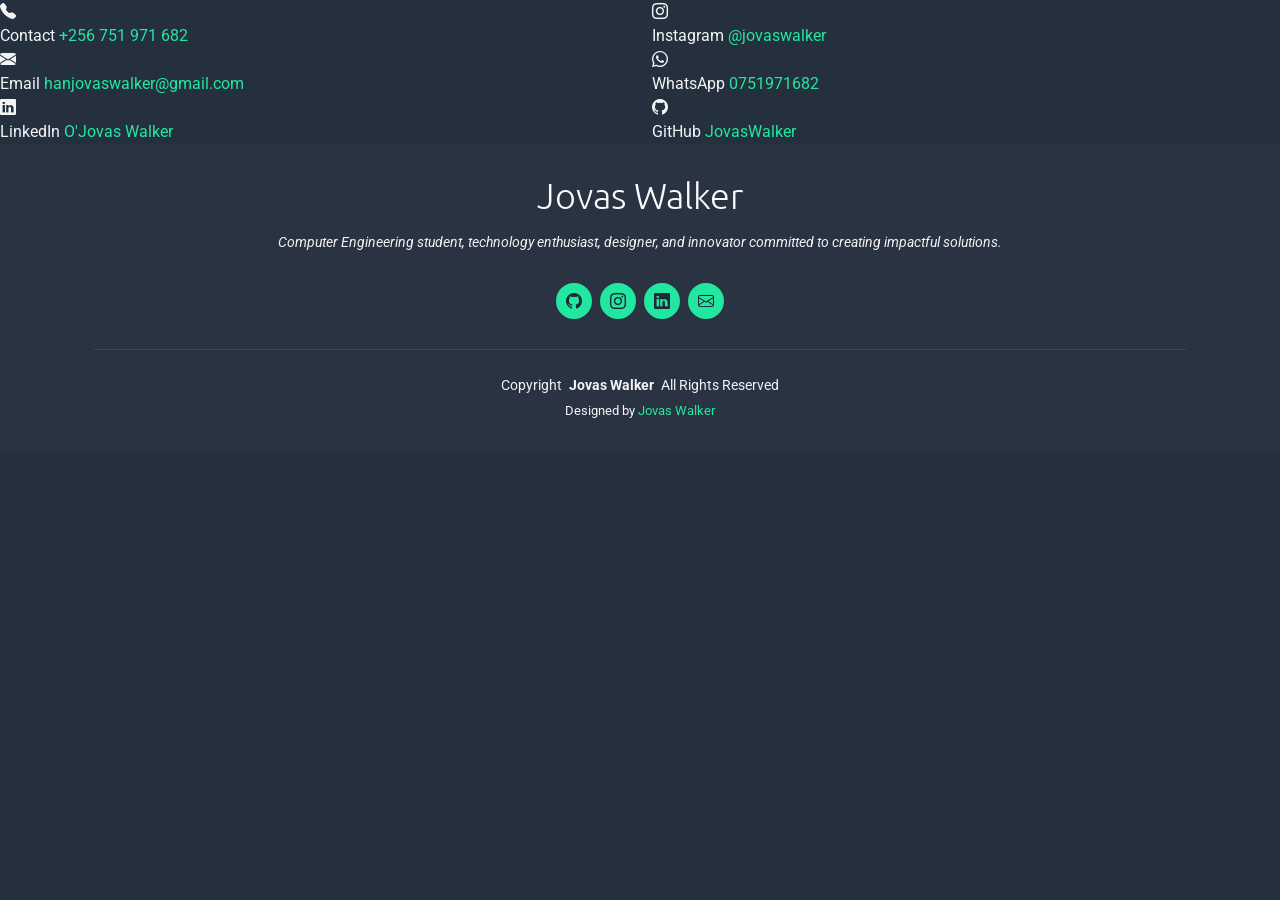
<file: contact.html>
﻿<!DOCTYPE html>
<html lang="en">

<head>
  <meta charset="utf-8">
  <meta content="width=device-width, initial-scale=1.0" name="viewport">
  <title>Jovas Walker | Portfolio</title>
  <meta name="description" content="Projects and activities by Jovas Walker.">
  <meta name="keywords" content="Jovas Walker, Computer Engineering, Web Development, UI UX Design, Graphics Design, Network Configuration, Electrical Installation, Uganda">

  <link href="assets/img/favicon.png" rel="icon">
  <link href="assets/img/apple-touch-icon.png" rel="apple-touch-icon">

  <link href="https://fonts.googleapis.com" rel="preconnect">
  <link href="https://fonts.gstatic.com" rel="preconnect" crossorigin>
  <link href="https://fonts.googleapis.com/css2?family=Roboto:ital,wght@0,100;0,300;0,400;0,500;0,700;0,900;1,100;1,300;1,400;1,500;1,700;1,900&family=Raleway:ital,wght@0,100;0,200;0,300;0,400;0,500;0,600;0,700;0,800;0,900;1,100;1,200;1,300;1,400;1,500;1,600;1,700;1,800;1,900&family=Ubuntu:ital,wght@0,300;0,400;0,500;0,700;1,300;1,400;1,500;1,700&display=swap" rel="stylesheet">

  <link href="assets/vendor/bootstrap/css/bootstrap.min.css" rel="stylesheet">
  <link href="assets/vendor/bootstrap-icons/bootstrap-icons.css" rel="stylesheet">
  <link href="assets/vendor/aos/aos.css" rel="stylesheet">
  <link href="assets/vendor/glightbox/css/glightbox.min.css" rel="stylesheet">
  <link href="assets/vendor/swiper/swiper-bundle.min.css" rel="stylesheet">
  <link href="assets/css/main.css" rel="stylesheet">
</head>

<body>
  <div class="contact-details">

  <div class="row">

    <!-- LEFT COLUMN -->
    <div class="col-md-6">

      <!-- Contact -->
      <div class="detail-item">
        <div class="detail-icon">
          <i class="bi bi-telephone-fill"></i>
        </div>

        <div class="detail-content">
          <span class="detail-label">Contact</span>
          <span class="detail-value">
            <a href="tel:+256751971682">
              +256 751 971 682
            </a>
          </span>
        </div>
      </div>

      <!-- Email -->
      <div class="detail-item">
        <div class="detail-icon">
          <i class="bi bi-envelope-fill"></i>
        

        <div class="detail-content">
          <span class="detail-label">Email</span>
          <span class="detail-value">
            <a href="mailto:hanjovaswalker@gmail.com">
              hanjovaswalker@gmail.com
            </a>
          </span>
        </div>
      </div>
      </div>

      <!-- LinkedIn -->
      <div class="detail-item">
        <div class="detail-icon">
          <i class="bi bi-linkedin"></i>
        </div>

        <div class="detail-content">
          <span class="detail-label">LinkedIn</span>
          <span class="detail-value">
            <a href="https://www.linkedin.com/" target="_blank">
              O'Jovas Walker
            </a>
          </span>
        </div>
      </div>

    </div>

    <!-- RIGHT COLUMN -->
    <div class="col-md-6">

      <!-- Instagram -->
      <div class="detail-item">
        <div class="detail-icon">
          <i class="bi bi-instagram"></i>
        </div>

        <div class="detail-content">
          <span class="detail-label">Instagram</span>
          <span class="detail-value">
            <a href="https://instagram.com/jovaswalker" target="_blank">
              @jovaswalker
            </a>
          </span>
        </div>
      </div>

      <!-- WhatsApp -->
      <div class="detail-item">
        <div class="detail-icon">
          <i class="bi bi-whatsapp"></i>
        </div>

        <div class="detail-content">
          <span class="detail-label">WhatsApp</span>
          <span class="detail-value">
            <a href="https://wa.me/256751971682" target="_blank">
              0751971682
            </a>
          </span>
        </div>
      </div>

      <!-- GitHub -->
      <div class="detail-item">
        <div class="detail-icon">
          <i class="bi bi-github"></i>
        </div>

        <div class="detail-content">
          <span class="detail-label">GitHub</span>
          <span class="detail-value">
            <a href="https://github.com/JovasWalker" target="_blank">
              JovasWalker
            </a>
          </span>
        </div>
      </div>

    </div>

  </div>

</div>
  <footer id="footer" class="footer light-background">
    <div class="container">
      <h3 class="sitename">Jovas Walker</h3>
      <p>Computer Engineering student, technology enthusiast, designer, and innovator committed to creating impactful solutions.</p>
      <div class="social-links d-flex justify-content-center">
        <a href="https://github.com/" aria-label="GitHub"><i class="bi bi-github"></i></a>
        <a href="https://www.instagram.com/" aria-label="Instagram"><i class="bi bi-instagram"></i></a>
        <a href="https://www.linkedin.com/" aria-label="LinkedIn"><i class="bi bi-linkedin"></i></a>
        <a href="mailto:hanjovaswalker@gmail.com" aria-label="Email"><i class="bi bi-envelope"></i></a>
      </div>
      <div class="container">
        <div class="copyright">
          <span>Copyright</span> <strong class="px-1 sitename">Jovas Walker</strong> <span>All Rights Reserved</span>
        </div>
        <div class="credits">
          Designed by <a href="https://github.com/JovasWalker/">Jovas Walker</a>
        </div>
      </div>
    </div>
  </footer>

</body>
</file>
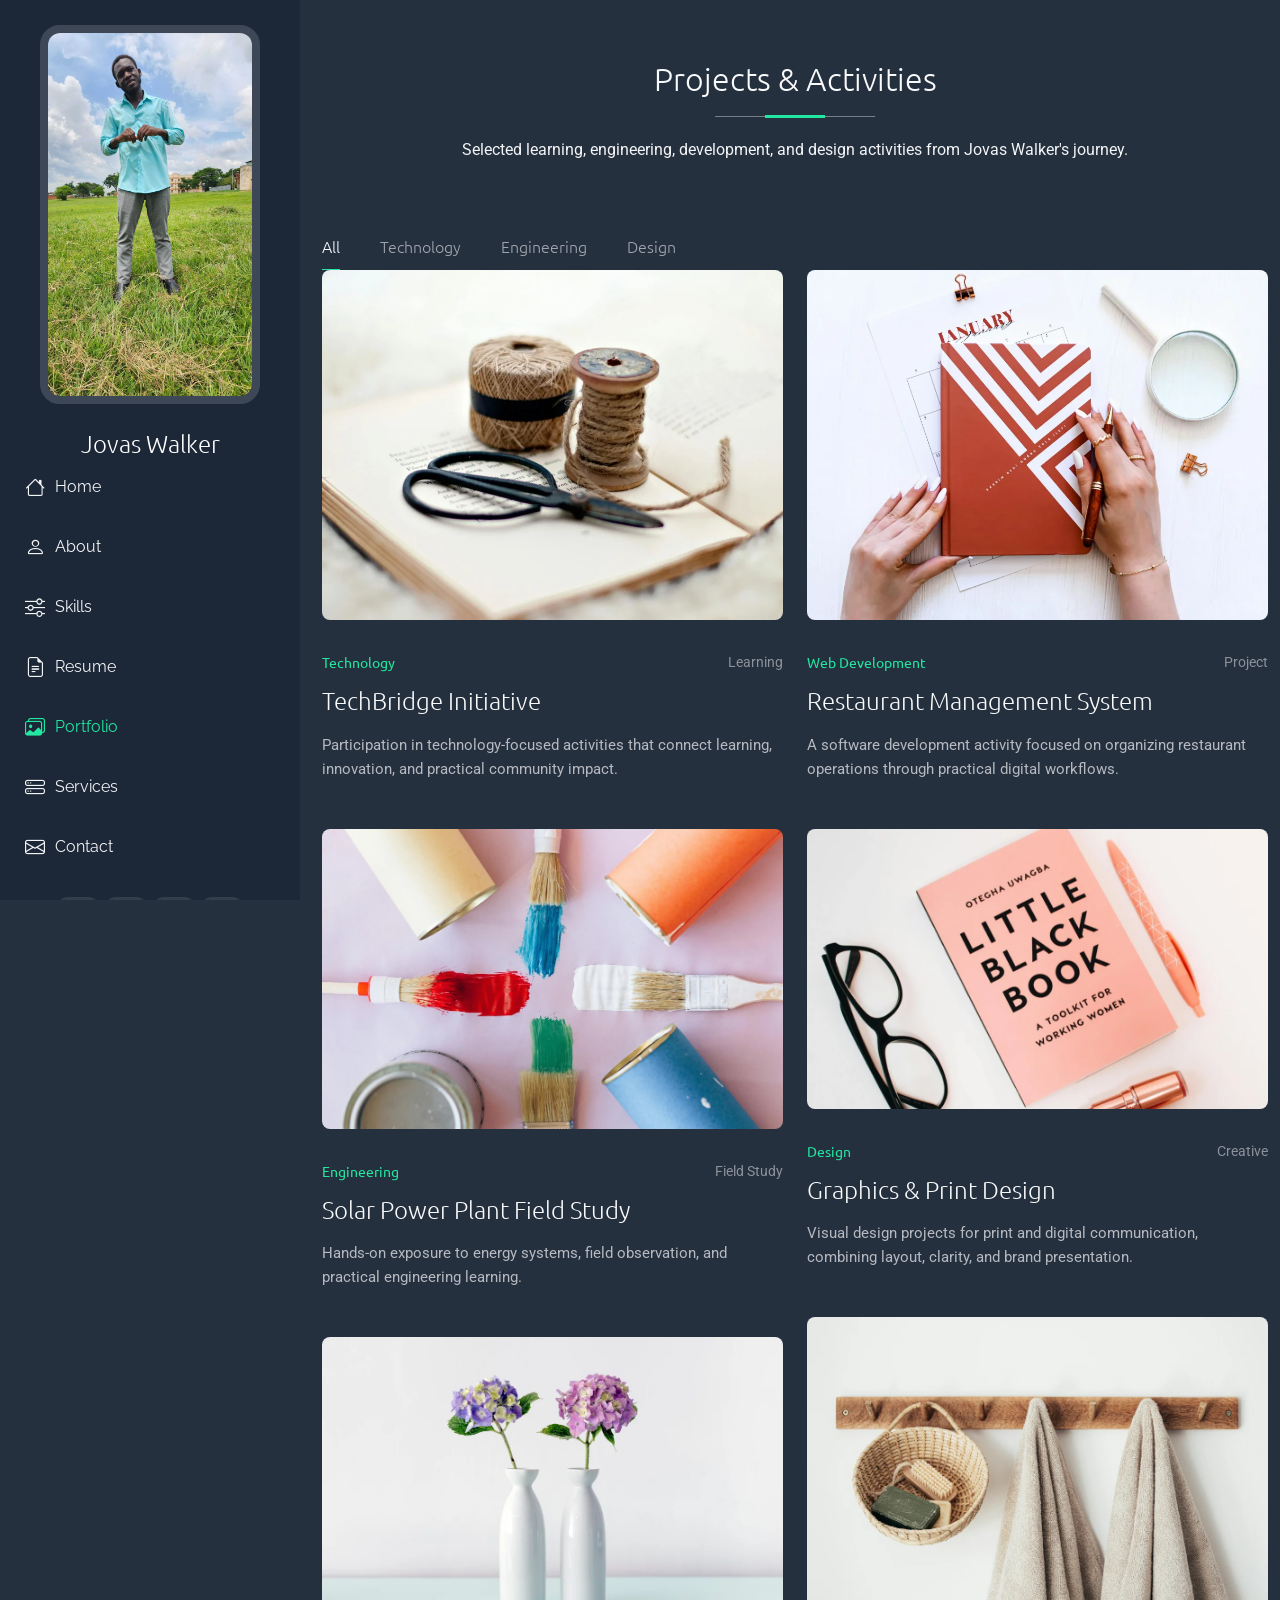
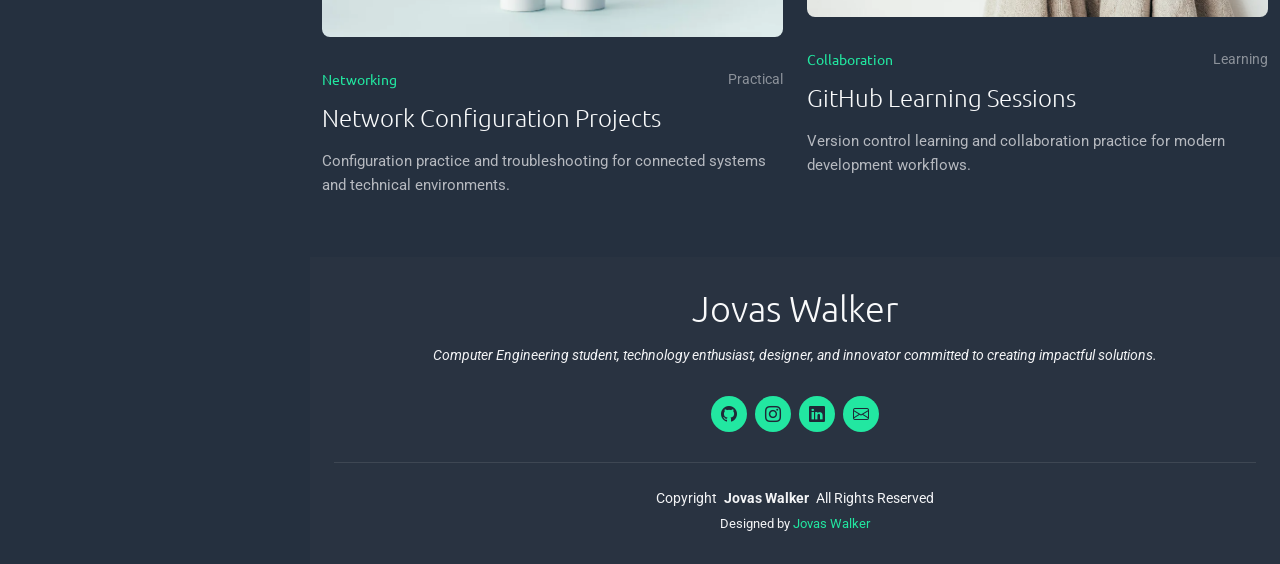
<file: portfolio.html>
﻿<!DOCTYPE html>
<html lang="en">

<head>
  <meta charset="utf-8">
  <meta content="width=device-width, initial-scale=.0" name="viewport">
  <title>Jovas Walker | Portfolio</title>
  <meta name="description" content="Projects and activities by Jovas Walker.">
  <meta name="keywords" content="Jovas Walker, Computer Engineering, Web Development, UI UX Design, Graphics Design, Network Configuration, Electrical Installation, Uganda">

  <link href="assets/img/favicon.png" rel="icon">
  <link href="assets/img/apple-touch-icon.png" rel="apple-touch-icon">

  <link href="https://fonts.googleapis.com" rel="preconnect">
  <link href="https://fonts.gstatic.com" rel="preconnect" crossorigin>
  <link href="https://fonts.googleapis.com/css2?family=Roboto:ital,wght@0,100;0,300;0,400;0,500;0,700;0,900;1,100;1,300;1,400;1,500;1,700;1,900&family=Raleway:ital,wght@0,100;0,200;0,300;0,400;0,500;0,600;0,700;0,800;0,900;1,100;1,200;1,300;1,400;1,500;1,600;1,700;1,800;1,900&family=Ubuntu:ital,wght@0,300;0,400;0,500;0,700;1,300;1,400;1,500;1,700&display=swap" rel="stylesheet">

  <link href="assets/vendor/bootstrap/css/bootstrap.min.css" rel="stylesheet">
  <link href="assets/vendor/bootstrap-icons/bootstrap-icons.css" rel="stylesheet">
  <link href="assets/vendor/aos/aos.css" rel="stylesheet">
  <link href="assets/vendor/glightbox/css/glightbox.min.css" rel="stylesheet">
  <link href="assets/vendor/swiper/swiper-bundle.min.css" rel="stylesheet">
  <link href="assets/css/main.css" rel="stylesheet">
</head>

<body class="index-page">


  <header id="header" class="header dark-background d-flex flex-column justify-content-between">
    <i class="header-toggle d-xl-none bi bi-list"></i>

    <div class="header-top">
      <div class="profile-img">
        <img src="assets/img/profile/profile-square-14.jpeg" alt="Jovas Walker profile" class="img-fluid">
      </div>

      <a href="starter-page.html" class="logo d-flex align-items-center justify-content-center">
        <h1 class="sitename">Jovas Walker</h1>
      </a>
    </div>

    <nav id="navmenu" class="navmenu">
      <ul>
        <li><a href="starter-page.html" ><i class="bi bi-house navicon"></i>Home</a></li>
        <li><a href="about.html"><i class="bi bi-person navicon"></i> About</a></li>
        <li><a href="resume.html"><i class="bi bi-sliders navicon"></i> Skills</a></li>
        <li><a href="resume.html"><i class="bi bi-file-earmark-text navicon"></i> Resume</a></li>
        <li><a href="portfolio.html" class="active"><i class="bi bi-images navicon"></i> Portfolio</a></li>
        <li><a href="services.html"><i class="bi bi-hdd-stack navicon"></i> Services</a></li>
        <li><a href="contact.html"><i class="bi bi-envelope navicon"></i> Contact</a></li>
      </ul>
    </nav>

    <div class="social-links text-center">
      <a href="https://github.com/" class="github" aria-label="GitHub"><i class="bi bi-github"></i></a>
      <a href="https://www.instagram.com/" class="instagram" aria-label="Instagram"><i class="bi bi-instagram"></i></a>
      <a href="https://www.linkedin.com/" class="linkedin" aria-label="LinkedIn"><i class="bi bi-linkedin"></i></a>
      <a href="mailto:hanjovaswalker@gmail.com" class="email" aria-label="Email"><i class="bi bi-envelope"></i></a>
    </div>
  </header>

  
<main class="main">
<section id="portfolio" class="portfolio section">
      <div class="container section-title" data-aos="fade-up">
        <h2>Projects &amp; Activities</h2>
        <p>Selected learning, engineering, development, and design activities from Jovas Walker's journey.</p>
      </div>

      <div class="container" data-aos="fade-up" data-aos-delay="100">
        <div class="isotope-layout" data-default-filter="*" data-layout="masonry" data-sort="original-order">
          <div class="portfolio-filters-wrapper" data-aos="fade-up" data-aos-delay="200">
            <ul class="portfolio-filters isotope-filters">
              <li data-filter="*" class="filter-active">All</li>
              <li data-filter=".filter-tech">Technology</li>
              <li data-filter=".filter-engineering">Engineering</li>
              <li data-filter=".filter-design">Design</li>
            </ul>
          </div>

          <div class="row gy-5 portfolio-container isotope-container" data-aos="fade-up" data-aos-delay="300">
            <div class="col-lg-6 portfolio-item isotope-item filter-tech">
              <div class="portfolio-card">
                <div class="portfolio-image">
                  <img src="assets/img/portfolio/portfolio-7.webp" class="img-fluid" alt="TechBridge initiative" loading="lazy">
                </div>
                <div class="portfolio-content">
                  <div class="portfolio-meta"><span class="portfolio-category">Technology</span><span class="portfolio-year">Learning</span></div>
                  <h3 class="portfolio-title">TechBridge Initiative</h3>
                  <p class="portfolio-description">Participation in technology-focused activities that connect learning, innovation, and practical community impact.</p>
                </div>
              </div>
            </div>

            <div class="col-lg-6 portfolio-item isotope-item filter-tech">
              <div class="portfolio-card">
                <div class="portfolio-image">
                  <img src="assets/img/portfolio/portfolio-12.webp" class="img-fluid" alt="Restaurant management system" loading="lazy">
                </div>
                <div class="portfolio-content">
                  <div class="portfolio-meta"><span class="portfolio-category">Web Development</span><span class="portfolio-year">Project</span></div>
                  <h3 class="portfolio-title">Restaurant Management System</h3>
                  <p class="portfolio-description">A software development activity focused on organizing restaurant operations through practical digital workflows.</p>
                </div>
              </div>
            </div>

            <div class="col-lg-6 portfolio-item isotope-item filter-engineering">
              <div class="portfolio-card">
                <div class="portfolio-image">
                  <img src="assets/img/portfolio/portfolio-3.webp" class="img-fluid" alt="Solar power plant field study" loading="lazy">
                </div>
                <div class="portfolio-content">
                  <div class="portfolio-meta"><span class="portfolio-category">Engineering</span><span class="portfolio-year">Field Study</span></div>
                  <h3 class="portfolio-title">Solar Power Plant Field Study</h3>
                  <p class="portfolio-description">Hands-on exposure to energy systems, field observation, and practical engineering learning.</p>
                </div>
              </div>
            </div>

            <div class="col-lg-6 portfolio-item isotope-item filter-design">
              <div class="portfolio-card">
                <div class="portfolio-image">
                  <img src="assets/img/portfolio/portfolio-9.webp" class="img-fluid" alt="Graphics and print design projects" loading="lazy">
                </div>
                <div class="portfolio-content">
                  <div class="portfolio-meta"><span class="portfolio-category">Design</span><span class="portfolio-year">Creative</span></div>
                  <h3 class="portfolio-title">Graphics &amp; Print Design</h3>
                  <p class="portfolio-description">Visual design projects for print and digital communication, combining layout, clarity, and brand presentation.</p>
                </div>
              </div>
            </div>

            <div class="col-lg-6 portfolio-item isotope-item filter-tech">
              <div class="portfolio-card">
                <div class="portfolio-image">
                  <img src="assets/img/portfolio/portfolio-11.webp" class="img-fluid" alt="GitHub learning sessions" loading="lazy">
                </div>
                <div class="portfolio-content">
                  <div class="portfolio-meta"><span class="portfolio-category">Collaboration</span><span class="portfolio-year">Learning</span></div>
                  <h3 class="portfolio-title">GitHub Learning Sessions</h3>
                  <p class="portfolio-description">Version control learning and collaboration practice for modern development workflows.</p>
                </div>
              </div>
            </div>

            <div class="col-lg-6 portfolio-item isotope-item filter-engineering">
              <div class="portfolio-card">
                <div class="portfolio-image">
                  <img src="assets/img/portfolio/portfolio-10.webp" class="img-fluid" alt="Network configuration projects" loading="lazy">
                </div>
                <div class="portfolio-content">
                  <div class="portfolio-meta"><span class="portfolio-category">Networking</span><span class="portfolio-year">Practical</span></div>
                  <h3 class="portfolio-title">Network Configuration Projects</h3>
                  <p class="portfolio-description">Configuration practice and troubleshooting for connected systems and technical environments.</p>
                </div>
              </div>
            </div>
          </div>
        </div>
      </div>
    </section>
</main>


  <footer id="footer" class="footer light-background">
    <div class="container">
      <h3 class="sitename">Jovas Walker</h3>
      <p>Computer Engineering student, technology enthusiast, designer, and innovator committed to creating impactful solutions.</p>
      <div class="social-links d-flex justify-content-center">
        <a href="https://github.com/" aria-label="GitHub"><i class="bi bi-github"></i></a>
        <a href="https://www.instagram.com/" aria-label="Instagram"><i class="bi bi-instagram"></i></a>
        <a href="https://www.linkedin.com/" aria-label="LinkedIn"><i class="bi bi-linkedin"></i></a>
        <a href="mailto:hanjovaswalker@gmail.com" aria-label="Email"><i class="bi bi-envelope"></i></a>
      </div>
      <div class="container">
        <div class="copyright">
          <span>Copyright</span> <strong class="px-1 sitename">Jovas Walker</strong> <span>All Rights Reserved</span>
        </div>
        <div class="credits">
          Designed by <a href="https://github.com/JovasWalker/">Jovas Walker</a>
        </div>
      </div>
    </div>
  </footer>

  <a href="#" id="scroll-top" class="scroll-top d-flex align-items-center justify-content-center"><i class="bi bi-arrow-up-short"></i></a>
  <div id="preloader"></div>

  <script src="assets/vendor/bootstrap/js/bootstrap.bundle.min.js"></script>
  <script src="assets/vendor/aos/aos.js"></script>
  <script src="assets/vendor/purecounter/purecounter_vanilla.js"></script>
  <script src="assets/vendor/typed.js/typed.umd.js"></script>
  <script src="assets/vendor/waypoints/noframework.waypoints.js"></script>
  <script src="assets/vendor/imagesloaded/imagesloaded.pkgd.min.js"></script>
  <script src="assets/vendor/isotope-layout/isotope.pkgd.min.js"></script>
  <script src="assets/vendor/glightbox/js/glightbox.min.js"></script>
  <script src="assets/vendor/swiper/swiper-bundle.min.js"></script>
  <script src="assets/js/main.js"></script>


</body>

</html>
</file>
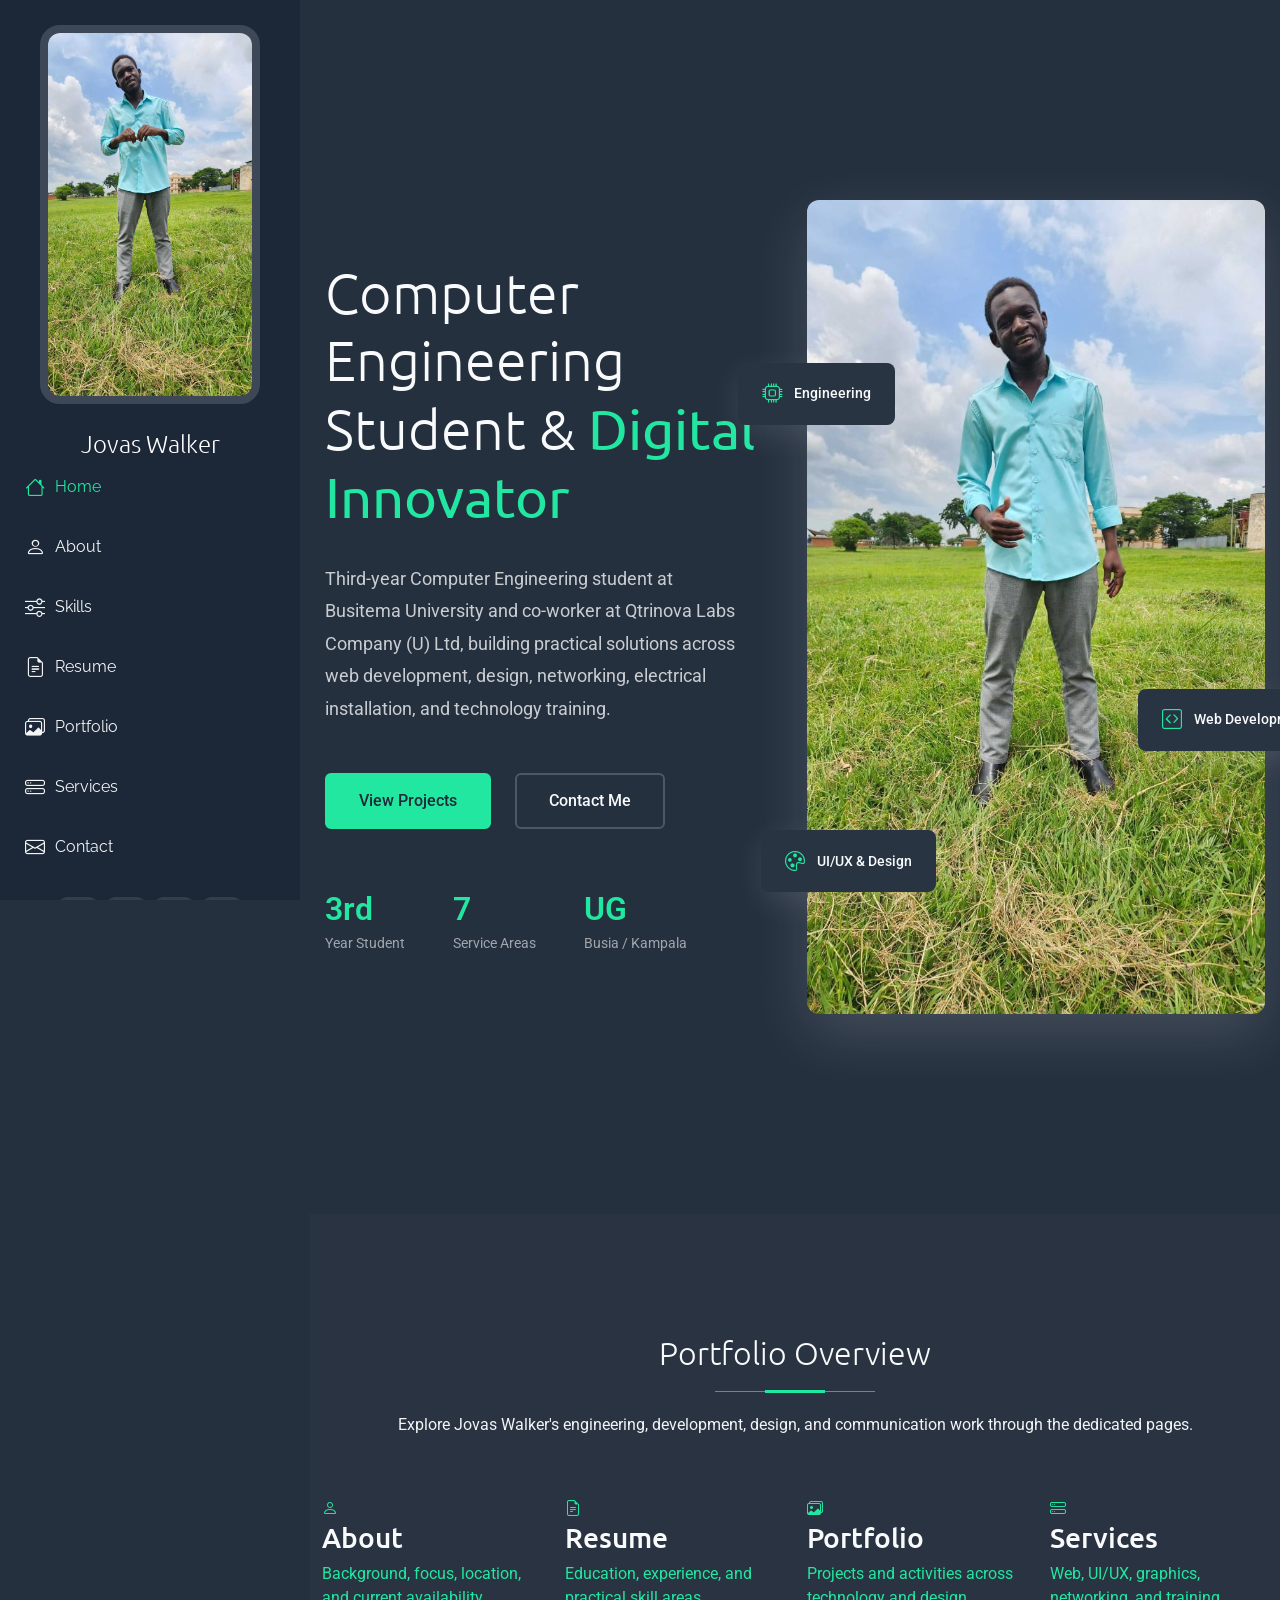
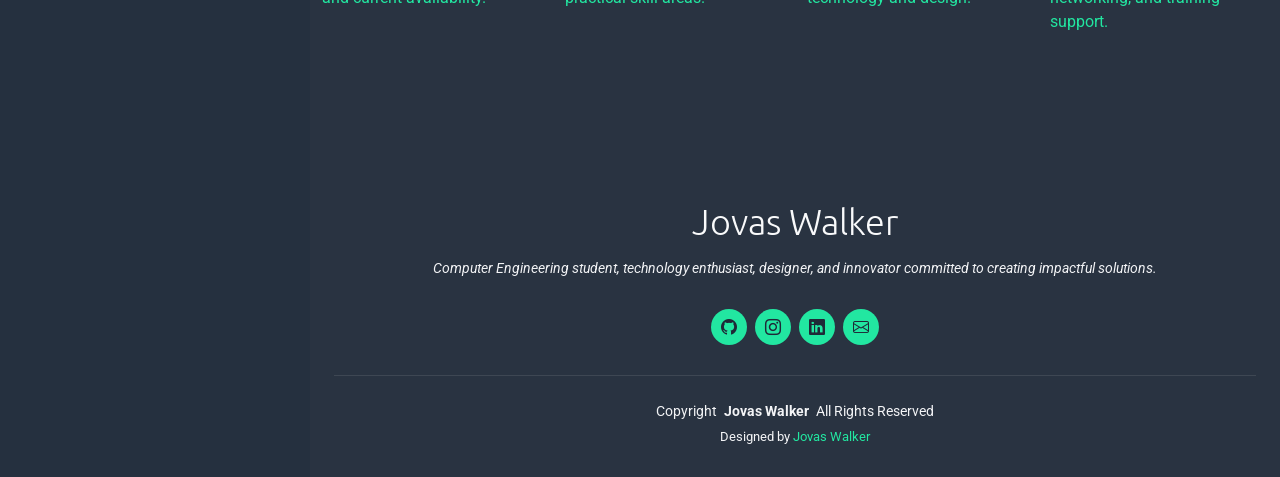
<file: starter-page.html>
﻿<!DOCTYPE html>
<html lang="en">

<head>
  <meta charset="utf-8">
  <meta content="width=device-width, initial-scale=1.0" name="viewport">
  <title>Jovas Walker | Portfolio Home</title>
  <meta name="description" content="Home page for Jovas Walker portfolio.">
  <meta name="keywords" content="Jovas Walker, Computer Engineering, Web Development, UI UX Design, Graphics Design, Network Configuration, Electrical Installation, Uganda">

  <link href="assets/img/favicon.png" rel="icon">
  <link href="assets/img/apple-touch-icon.png" rel="apple-touch-icon">

  <link href="https://fonts.googleapis.com" rel="preconnect">
  <link href="https://fonts.gstatic.com" rel="preconnect" crossorigin>
  <link href="https://fonts.googleapis.com/css2?family=Roboto:ital,wght@0,100;0,300;0,400;0,500;0,700;0,900;1,100;1,300;1,400;1,500;1,700;1,900&family=Raleway:ital,wght@0,100;0,200;0,300;0,400;0,500;0,600;0,700;0,800;0,900;1,100;1,200;1,300;1,400;1,500;1,600;1,700;1,800;1,900&family=Ubuntu:ital,wght@0,300;0,400;0,500;0,700;1,300;1,400;1,500;1,700&display=swap" rel="stylesheet">

  <link href="assets/vendor/bootstrap/css/bootstrap.min.css" rel="stylesheet">
  <link href="assets/vendor/bootstrap-icons/bootstrap-icons.css" rel="stylesheet">
  <link href="assets/vendor/aos/aos.css" rel="stylesheet">
  <link href="assets/vendor/glightbox/css/glightbox.min.css" rel="stylesheet">
  <link href="assets/vendor/swiper/swiper-bundle.min.css" rel="stylesheet">
  <link href="assets/css/main.css" rel="stylesheet">
</head>

<body class="index-page">


  <header id="header" class="header dark-background d-flex flex-column justify-content-between">
    <i class="header-toggle d-xl-none bi bi-list"></i>

    <div class="header-top">
      <div class="profile-img">
        <img src="assets/img/profile/profile-square-14.jpeg" alt="Jovas Walker profile" class="img-fluid">
      </div>

      <a href="starter-page.html" class="logo d-flex align-items-center justify-content-center">
        <h1 class="sitename">Jovas Walker</h1>
      </a>
    </div>

    <nav id="navmenu" class="navmenu">
      <ul>
        <li><a href="starter-page.html" class="active" ><i class="bi bi-house navicon"></i>Home</a></li>
        <li><a href="about.html"><i class="bi bi-person navicon"></i> About</a></li>
        <li><a href="resume.html"><i class="bi bi-sliders navicon"></i> Skills</a></li>
        <li><a href="resume.html"><i class="bi bi-file-earmark-text navicon"></i> Resume</a></li>
        <li><a href="portfolio.html"><i class="bi bi-images navicon"></i> Portfolio</a></li>
        <li><a href="services.html"><i class="bi bi-hdd-stack navicon"></i> Services</a></li>
        <li><a href="contact.html"><i class="bi bi-envelope navicon"></i> Contact</a></li>
      </ul>
    </nav>

    <div class="social-links text-center">
      <a href="https://github.com/" class="github" aria-label="GitHub"><i class="bi bi-github"></i></a>
      <a href="https://www.instagram.com/" class="instagram" aria-label="Instagram"><i class="bi bi-instagram"></i></a>
      <a href="https://www.linkedin.com/" class="linkedin" aria-label="LinkedIn"><i class="bi bi-linkedin"></i></a>
      <a href="mailto:hanjovaswalker@gmail.com" class="email" aria-label="Email"><i class="bi bi-envelope"></i></a>
    </div>
  </header>

  
<main class="main">
<section id="hero" class="hero section">
      <div class="container" data-aos="fade-up" data-aos-delay="100">
        <div class="row align-items-center">
          <div class="col-lg-6 order-2 order-lg-1">
            <div class="hero-content">
              <h1 data-aos="fade-up" data-aos-delay="200">
                Computer Engineering Student &amp;
                <span class="accent-text">Digital Innovator</span>
              </h1>
              <p class="hero-description" data-aos="fade-up" data-aos-delay="300">
                Third-year Computer Engineering student at Busitema University and co-worker at Qtrinova Labs Company (U) Ltd, building practical solutions across web development, design, networking, electrical installation, and technology training.
              </p>
              <div class="hero-actions" data-aos="fade-up" data-aos-delay="400">
                <a href="portfolio.html" class="btn-primary">View Projects</a>
                <a href="contact.html" class="btn-secondary">Contact Me</a>
              </div>
              <div class="hero-stats" data-aos="fade-up" data-aos-delay="500">
                <div class="stat-item">
                  <span class="stat-number">3rd</span>
                  <span class="stat-label">Year Student</span>
                </div>
                <div class="stat-item">
                  <span class="stat-number">7</span>
                  <span class="stat-label">Service Areas</span>
                </div>
                <div class="stat-item">
                  <span class="stat-number">UG</span>
                  <span class="stat-label">Busia / Kampala</span>
                </div>
              </div>
            </div>
          </div>

          <div class="col-lg-6 order-1 order-lg-2">
            <div class="hero-image" data-aos="fade-up" data-aos-delay="300">
              <div class="image-wrapper">
                <img src="assets/img/profile/profile-square-13.jpeg" alt="Jovas Walker portfolio portrait" class="img-fluid main-image">
                <div class="floating-card card-1" data-aos="fade-up" data-aos-delay="600">
                  <i class="bi bi-cpu"></i>
                  <span>Engineering</span>
                </div>
                <div class="floating-card card-2" data-aos="fade-up" data-aos-delay="700">
                  <i class="bi bi-code-square"></i>
                  <span>Web Development</span>
                </div>
                <div class="floating-card card-3" data-aos="fade-up" data-aos-delay="800">
                  <i class="bi bi-palette"></i>
                  <span>UI/UX &amp; Design</span>
                </div>
              </div>
            </div>
          </div>
        </div>
      </div>
    </section>
    <section id="overview" class="about section light-background">
      <div class="container section-title" data-aos="fade-up">
        <h2>Portfolio Overview</h2>
        <p>Explore Jovas Walker's engineering, development, design, and communication work through the dedicated pages.</p>
      </div>
      <div class="container" data-aos="fade-up" data-aos-delay="100">
        <div class="row gy-4">
          <div class="col-lg-3 col-md-6"><a class="service-item d-block" href="about.html"><div class="icon"><i class="bi bi-person"></i></div><h3>About</h3><p>Background, focus, location, and current availability.</p></a></div>
          <div class="col-lg-3 col-md-6"><a class="service-item d-block" href="resume.html"><div class="icon"><i class="bi bi-file-earmark-text"></i></div><h3>Resume</h3><p>Education, experience, and practical skill areas.</p></a></div>
          <div class="col-lg-3 col-md-6"><a class="service-item d-block" href="portfolio.html"><div class="icon"><i class="bi bi-images"></i></div><h3>Portfolio</h3><p>Projects and activities across technology and design.</p></a></div>
          <div class="col-lg-3 col-md-6"><a class="service-item d-block" href="services.html"><div class="icon"><i class="bi bi-hdd-stack"></i></div><h3>Services</h3><p>Web, UI/UX, graphics, networking, and training support.</p></a></div>
        </div>
      </div>
    </section>
</main>


  <footer id="footer" class="footer light-background">
    <div class="container">
      <h3 class="sitename">Jovas Walker</h3>
      <p>Computer Engineering student, technology enthusiast, designer, and innovator committed to creating impactful solutions.</p>
      <div class="social-links d-flex justify-content-center">
        <a href="https://github.com/" aria-label="GitHub"><i class="bi bi-github"></i></a>
        <a href="https://www.instagram.com/" aria-label="Instagram"><i class="bi bi-instagram"></i></a>
        <a href="https://www.linkedin.com/" aria-label="LinkedIn"><i class="bi bi-linkedin"></i></a>
        <a href="mailto:hanjovaswalker@gmail.com" aria-label="Email"><i class="bi bi-envelope"></i></a>
      </div>
      <div class="container">
        <div class="copyright">
          <span>Copyright</span> <strong class="px-1 sitename">Jovas Walker</strong> <span>All Rights Reserved</span>
        </div>
        <div class="credits">
          Designed by <a href="https://github.com/JovasWalker/">Jovas Walker</a>
        </div>
      </div>
    </div>
  </footer>

  <a href="#" id="scroll-top" class="scroll-top d-flex align-items-center justify-content-center"><i class="bi bi-arrow-up-short"></i></a>
  <div id="preloader"></div>

  <script src="assets/vendor/bootstrap/js/bootstrap.bundle.min.js"></script>
  <script src="assets/vendor/aos/aos.js"></script>
  <script src="assets/vendor/purecounter/purecounter_vanilla.js"></script>
  <script src="assets/vendor/typed.js/typed.umd.js"></script>
  <script src="assets/vendor/waypoints/noframework.waypoints.js"></script>
  <script src="assets/vendor/imagesloaded/imagesloaded.pkgd.min.js"></script>
  <script src="assets/vendor/isotope-layout/isotope.pkgd.min.js"></script>
  <script src="assets/vendor/glightbox/js/glightbox.min.js"></script>
  <script src="assets/vendor/swiper/swiper-bundle.min.js"></script>
  <script src="assets/js/main.js"></script>


</body>

</html>
</file>
<file: assets/css/main.css>
/**
* Template Name: MyPage
* Template URL: https://bootstrapmade.com/mypage-bootstrap-personal-template/
* Updated: Sep 20 2025 with Bootstrap v5.3.8
* Author: BootstrapMade.com
* License: https://bootstrapmade.com/license/
*/

/*--------------------------------------------------------------
# Font & Color Variables
# Help: https://bootstrapmade.com/color-system/
--------------------------------------------------------------*/
/* Fonts */
:root {
  --default-font: "Roboto",  system-ui, -apple-system, "Segoe UI", Roboto, "Helvetica Neue", Arial, "Noto Sans", "Liberation Sans", sans-serif, "Apple Color Emoji", "Segoe UI Emoji", "Segoe UI Symbol", "Noto Color Emoji";
  --heading-font: "Ubuntu",  sans-serif;
  --nav-font: "Raleway",  sans-serif;
}

/* Global Colors - The following color variables are used throughout the website. Updating them here will change the color scheme of the entire website */
:root { 
  --background-color: #25303f; /* Background color for the entire website, including individual sections */
  --default-color: #f3f4f6; /* Default color used for the majority of the text content across the entire website */
  --heading-color: #f9fafb; /* Color for headings, subheadings and title throughout the website */
  --accent-color: #22e7a1; /* Accent color that represents your brand on the website. It's used for buttons, links, and other elements that need to stand out */
  --surface-color: #293443; /* The surface color is used as a background of boxed elements within sections, such as cards, icon boxes, or other elements that require a visual separation from the global background. */
  --contrast-color: #1f2937; /* Contrast color for text, ensuring readability against backgrounds of accent, heading, or default colors. */
}

/* Nav Menu Colors - The following color variables are used specifically for the navigation menu. They are separate from the global colors to allow for more customization options */
:root {
  --nav-color: #f3f4f6;  /* The default color of the main navmenu links */
  --nav-hover-color: #22e7a1; /* Applied to main navmenu links when they are hovered over or active */
  --nav-mobile-background-color: #38485f; /* Used as the background color for mobile navigation menu */
  --nav-dropdown-background-color: #38485f; /* Used as the background color for dropdown items that appear when hovering over primary navigation items */
  --nav-dropdown-color: #f3f4f6; /* Used for navigation links of the dropdown items in the navigation menu. */
  --nav-dropdown-hover-color: #22e7a1; /* Similar to --nav-hover-color, this color is applied to dropdown navigation links when they are hovered over. */
}

/* Color Presets - These classes override global colors when applied to any section or element, providing reuse of the sam color scheme. */

.light-background {
  --background-color: #293341;
  --surface-color: #4b607f;
}

.dark-background {
  --background-color: #1c2737;
  --default-color: #ffffff;
  --heading-color: #ffffff;
  --surface-color: #151f2b;
  --contrast-color: #ffffff;
}

/* Smooth scroll */
:root {
  scroll-behavior: smooth;
}

/*--------------------------------------------------------------
# General Styling & Shared Classes
--------------------------------------------------------------*/
body {
  color: var(--default-color);
  background-color: var(--background-color);
  font-family: var(--default-font);
}

a {
  color: var(--accent-color);
  text-decoration: none;
  transition: 0.3s;
}

a:hover {
  color: color-mix(in srgb, var(--accent-color), transparent 25%);
  text-decoration: none;
}

h1,
h2,
h3,
h4,
h5,
h6 {
  color: var(--heading-color);
  font-family: var(--heading-font);
}

/* PHP Email Form Messages
------------------------------*/
.php-email-form .error-message {
  display: none;
  background: #df1529;
  color: #ffffff;
  text-align: left;
  padding: 15px;
  margin-bottom: 24px;
  font-weight: 600;
}

.php-email-form .sent-message {
  display: none;
  color: #ffffff;
  background: #059652;
  text-align: center;
  padding: 15px;
  margin-bottom: 24px;
  font-weight: 600;
}

.php-email-form .loading {
  display: none;
  background: var(--surface-color);
  text-align: center;
  padding: 15px;
  margin-bottom: 24px;
}

.php-email-form .loading:before {
  content: "";
  display: inline-block;
  border-radius: 50%;
  width: 24px;
  height: 24px;
  margin: 0 10px -6px 0;
  border: 3px solid var(--accent-color);
  border-top-color: var(--surface-color);
  animation: php-email-form-loading 1s linear infinite;
}

@keyframes php-email-form-loading {
  0% {
    transform: rotate(0deg);
  }

  100% {
    transform: rotate(360deg);
  }
}

/*--------------------------------------------------------------
# Global Header
--------------------------------------------------------------*/
.header {
  color: var(--default-color);
  background-color: var(--background-color);
  position: fixed;
  top: 0;
  left: 0;
  bottom: 0;
  padding: 0 15px;
  width: 300px;
  transition: all ease-in-out 0.3s;
  overflow-y: auto;
  z-index: 997;
}

.header .profile-img img {
  margin: 25px auto;
  display: block;
  border-radius: 20px;
  max-width: 220px;
  border: 8px solid color-mix(in srgb, var(--default-color), transparent 85%);
}

.header .logo {
  line-height: 1;
}

.header .logo img {
  max-height: 32px;
  margin-right: 8px;
}

.header .logo h1 {
  font-size: 24px;
  margin: 0;
  font-weight: 300;
  color: var(--heading-color);
}

.header .social-links {
  margin: 0 0 20px 0;
}

.header .social-links a {
  font-size: 16px;
  display: inline-flex;
  align-items: center;
  justify-content: center;
  background: color-mix(in srgb, var(--default-color), transparent 90%);
  color: var(--default-color);
  margin: 0 2px;
  border-radius: 9px;
  text-align: center;
  width: 40px;
  height: 40px;
  transition: 0.3s;
}

.header .social-links a:hover {
  color: var(--contrast-color);
  background: var(--accent-color);
}

@media (min-width: 1200px) {

  .header~main,
  .header~#footer {
    margin-left: 310px;
  }
}

@media (max-width: 1199px) {
  .header {
    left: -100%;
  }
}

.header.header-show {
  left: 0;
}

.header .header-toggle {
  color: var(--background-color);
  background-color: var(--accent-color);
  font-size: 22px;
  display: flex;
  align-items: center;
  justify-content: center;
  width: 40px;
  height: 40px;
  border-radius: 9px;
  cursor: pointer;
  position: fixed;
  top: 15px;
  right: 15px;
  z-index: 9999;
  transition: 0.3s;
}

.header .header-toggle:hover {
  background-color: color-mix(in srgb, var(--accent-color) 90%, black 15%);
}

/*--------------------------------------------------------------
# Navigation Menu
--------------------------------------------------------------*/
.mobile-nav-toggle {
  display: none;
}

.navmenu {
  padding: 0;
  z-index: 9997;
  flex: 1;
  display: flex;
  align-items: center;
}

.navmenu ul {
  list-style: none;
  padding: 0 0 20px 0;
  margin: 0;
  width: 100%;
}

.navmenu a,
.navmenu a:focus {
  color: var(--nav-color);
  padding: 15px 10px;
  font-family: var(--nav-font);
  font-size: 16px;
  font-weight: 400;
  display: flex;
  align-items: center;
  white-space: nowrap;
  transition: 0.3s;
  width: 100%;
}

.navmenu a .navicon,
.navmenu a:focus .navicon {
  font-size: 20px;
  margin-right: 10px;
}

.navmenu a .toggle-dropdown,
.navmenu a:focus .toggle-dropdown {
  font-size: 12px;
  line-height: 0;
  margin-left: auto;
  width: 30px;
  height: 30px;
  display: flex;
  align-items: center;
  justify-content: center;
  border-radius: 50%;
  transition: 0.3s;
  flex-shrink: 0;
  background-color: color-mix(in srgb, var(--accent-color), transparent 90%);
}

.navmenu a .toggle-dropdown:hover,
.navmenu a:focus .toggle-dropdown:hover {
  background-color: var(--accent-color);
  color: var(--contrast-color);
}

.navmenu a:hover,
.navmenu .active,
.navmenu .active:focus {
  color: var(--nav-hover-color);
}

.navmenu a:hover .navicon,
.navmenu .active .navicon,
.navmenu .active:focus .navicon {
  color: var(--accent-color);
}

.navmenu .active .toggle-dropdown,
.navmenu .active:focus .toggle-dropdown {
  background-color: var(--accent-color);
  color: var(--contrast-color);
  transform: rotate(180deg);
}

.navmenu .dropdown {
  display: block;
}

.navmenu .dropdown a,
.navmenu .dropdown a:focus {
  color: --nav-dropdown-color;
}

.navmenu .dropdown a:hover,
.navmenu .dropdown .active,
.navmenu .dropdown .active:focus {
  color: var(--nav-dropdown-hover-color);
}

.navmenu .dropdown ul {
  position: static;
  display: none;
  z-index: 99;
  padding: 5px 10px;
  margin: 5px 10px;
  background-color: var(--nav-dropdown-background-color);
  border: 1px solid color-mix(in srgb, var(--default-color), transparent 90%);
  box-shadow: none;
  transition: all 0.5s ease-in-out;
}

.navmenu .dropdown ul ul {
  background-color: rgba(33, 37, 41, 0.1);
}

.navmenu .dropdown>.dropdown-active {
  display: block;
  background-color: rgba(33, 37, 41, 0.03);
}

/*--------------------------------------------------------------
# Global Footer
--------------------------------------------------------------*/
.footer {
  color: var(--default-color);
  background-color: var(--background-color);
  font-size: 14px;
  text-align: center;
  padding: 30px 0;
  position: relative;
}

.footer h3 {
  font-size: 36px;
  font-weight: 300;
  position: relative;
  padding: 0;
  margin: 0 0 15px 0;
}

.footer p {
  font-size: 15;
  font-style: italic;
  padding: 0;
  margin: 0 0 30px 0;
}

.footer .social-links {
  margin: 0 0 30px 0;
}

.footer .social-links a {
  font-size: 16px;
  display: flex;
  align-items: center;
  justify-content: center;
  background: var(--accent-color);
  color: var(--contrast-color);
  line-height: 1;
  margin: 0 4px;
  border-radius: 50%;
  text-align: center;
  width: 36px;
  height: 36px;
  transition: 0.3s;
}

.footer .social-links a:hover {
  background: color-mix(in srgb, var(--accent-color), transparent 20%);
  text-decoration: none;
}

.footer .copyright {
  padding-top: 25px;
  border-top: 1px solid color-mix(in srgb, var(--default-color), transparent 90%);
}

.footer .credits {
  font-size: 13px;
  padding-top: 5px;
}

/*--------------------------------------------------------------
# Preloader
--------------------------------------------------------------*/
#preloader {
  position: fixed;
  inset: 0;
  z-index: 999999;
  overflow: hidden;
  background: var(--background-color);
  transition: all 0.6s ease-out;
}

#preloader:before {
  content: "";
  position: fixed;
  top: calc(50% - 30px);
  left: calc(50% - 30px);
  border: 6px solid #ffffff;
  border-color: var(--accent-color) transparent var(--accent-color) transparent;
  border-radius: 50%;
  width: 60px;
  height: 60px;
  animation: animate-preloader 1.5s linear infinite;
}

@keyframes animate-preloader {
  0% {
    transform: rotate(0deg);
  }

  100% {
    transform: rotate(360deg);
  }
}

/*--------------------------------------------------------------
# Scroll Top Button
--------------------------------------------------------------*/
.scroll-top {
  position: fixed;
  visibility: hidden;
  opacity: 0;
  right: 15px;
  bottom: -15px;
  z-index: 99999;
  background-color: var(--accent-color);
  width: 44px;
  height: 44px;
  border-radius: 50px;
  transition: all 0.4s;
}

.scroll-top i {
  font-size: 24px;
  color: var(--contrast-color);
  line-height: 0;
}

.scroll-top:hover {
  background-color: color-mix(in srgb, var(--accent-color), transparent 20%);
  color: var(--contrast-color);
}

.scroll-top.active {
  visibility: visible;
  opacity: 1;
  bottom: 15px;
}

/*--------------------------------------------------------------
# Disable aos animation delay on mobile devices
--------------------------------------------------------------*/
@media screen and (max-width: 768px) {
  [data-aos-delay] {
    transition-delay: 0 !important;
  }
}

/*--------------------------------------------------------------
# Global Page Titles & Breadcrumbs
--------------------------------------------------------------*/
.page-title {
  color: var(--default-color);
  background-color: var(--background-color);
  padding: 120px 0;
  text-align: center;
  position: relative;
}

.page-title h1 {
  font-size: 42px;
  font-weight: 300;
  margin-bottom: 10px;
}

.page-title .breadcrumbs ol {
  display: flex;
  flex-wrap: wrap;
  list-style: none;
  justify-content: center;
  padding: 0;
  margin: 0;
  font-size: 16px;
  font-weight: 300;
}

.page-title .breadcrumbs ol li+li {
  padding-left: 10px;
}

.page-title .breadcrumbs ol li+li::before {
  content: "/";
  display: inline-block;
  padding-right: 10px;
  color: color-mix(in srgb, var(--default-color), transparent 70%);
}

/*--------------------------------------------------------------
# Global Sections
--------------------------------------------------------------*/
section,
.section {
  color: var(--default-color);
  background-color: var(--background-color);
  padding: 60px 0;
  overflow: clip;
}

/*--------------------------------------------------------------
# Global Section Titles
--------------------------------------------------------------*/
.section-title {
  text-align: center;
  padding-bottom: 60px;
  position: relative;
}

.section-title h2 {
  font-size: 32px;
  font-weight: 300;
  margin-bottom: 20px;
  padding-bottom: 20px;
  position: relative;
}

.section-title h2:before {
  content: "";
  position: absolute;
  display: block;
  width: 160px;
  height: 1px;
  background: color-mix(in srgb, var(--default-color), transparent 60%);
  left: 0;
  right: 0;
  bottom: 1px;
  margin: auto;
}

.section-title h2::after {
  content: "";
  position: absolute;
  display: block;
  width: 60px;
  height: 3px;
  background: var(--accent-color);
  left: 0;
  right: 0;
  bottom: 0;
  margin: auto;
}

.section-title p {
  margin-bottom: 0;
}

/*--------------------------------------------------------------
# Hero Section
--------------------------------------------------------------*/
.hero {
  padding: 120px 0;
  min-height: 100vh;
  display: flex;
  align-items: center;
  position: relative;
  overflow: hidden;
}

.hero .container {
  position: relative;
  z-index: 2;
  padding: 80px 15px;
}

.hero .hero-content h1 {
  font-size: 3.5rem;
  font-weight: 300;
  line-height: 1.2;
  margin-bottom: 2rem;
  color: var(--heading-color);
}

.hero .hero-content h1 .accent-text {
  color: var(--accent-color);
  font-weight: 400;
  position: relative;
}

.hero .hero-content h1 .accent-text::after {
  content: "";
  position: absolute;
  bottom: -8px;
  left: 0;
  width: 100%;
  height: 2px;
  background: linear-gradient(90deg, var(--accent-color), color-mix(in srgb, var(--accent-color), transparent 50%));
}

@media (max-width: 992px) {
  .hero .hero-content h1 {
    font-size: 2.8rem;
  }
}

@media (max-width: 768px) {
  .hero .hero-content h1 {
    font-size: 2.2rem;
  }
}

.hero .hero-content .hero-description {
  font-size: 1.125rem;
  line-height: 1.8;
  color: color-mix(in srgb, var(--default-color), transparent 20%);
  margin-bottom: 3rem;
  max-width: 90%;
}

@media (max-width: 768px) {
  .hero .hero-content .hero-description {
    font-size: 1rem;
    max-width: 100%;
  }
}

.hero .hero-content .hero-actions {
  display: flex;
  gap: 1.5rem;
  margin-bottom: 4rem;
}

@media (max-width: 576px) {
  .hero .hero-content .hero-actions {
    flex-direction: column;
    gap: 1rem;
  }
}

.hero .hero-content .hero-actions .btn-primary {
  padding: 14px 32px;
  background: var(--accent-color);
  color: var(--contrast-color);
  border-radius: 6px;
  font-weight: 500;
  text-decoration: none;
  transition: all 0.3s ease;
  border: 2px solid var(--accent-color);
}

.hero .hero-content .hero-actions .btn-primary:hover {
  background: color-mix(in srgb, var(--accent-color), black 10%);
  border-color: color-mix(in srgb, var(--accent-color), black 10%);
  transform: translateY(-2px);
}

.hero .hero-content .hero-actions .btn-secondary {
  padding: 14px 32px;
  background: transparent;
  color: var(--heading-color);
  border-radius: 6px;
  font-weight: 500;
  text-decoration: none;
  transition: all 0.3s ease;
  border: 2px solid color-mix(in srgb, var(--default-color), transparent 80%);
}

.hero .hero-content .hero-actions .btn-secondary:hover {
  background: transparent;
  color: var(--accent-color);
  border-color: var(--accent-color);
  transform: translateY(-2px);
}

.hero .hero-content .hero-stats {
  display: flex;
  gap: 3rem;
}

@media (max-width: 768px) {
  .hero .hero-content .hero-stats {
    gap: 2rem;
  }
}

@media (max-width: 576px) {
  .hero .hero-content .hero-stats {
    flex-direction: column;
    gap: 1.5rem;
  }
}

.hero .hero-content .hero-stats .stat-item .stat-number {
  display: block;
  font-size: 2rem;
  font-weight: 600;
  color: var(--accent-color);
  line-height: 1;
}

.hero .hero-content .hero-stats .stat-item .stat-label {
  display: block;
  font-size: 0.875rem;
  color: color-mix(in srgb, var(--default-color), transparent 40%);
  margin-top: 0.5rem;
  font-weight: 400;
}

.hero .hero-image {
  position: relative;
}

.hero .hero-image .image-wrapper {
  position: relative;
  max-width: 500px;
  margin: 0 auto;
}

.hero .hero-image .image-wrapper .main-image {
  border-radius: 12px;
  box-shadow: 0 20px 60px color-mix(in srgb, var(--heading-color), transparent 85%);
  transition: transform 0.3s ease;
}

.hero .hero-image .image-wrapper .main-image:hover {
  transform: scale(1.02);
}

.hero .hero-image .image-wrapper .floating-card {
  position: absolute;
  background: var(--surface-color);
  padding: 1rem 1.5rem;
  border-radius: 8px;
  box-shadow: 0 10px 30px color-mix(in srgb, var(--heading-color), transparent 90%);
  display: flex;
  align-items: center;
  gap: 0.75rem;
  font-size: 0.875rem;
  font-weight: 500;
  color: var(--heading-color);
  transition: all 0.3s ease;
}

.hero .hero-image .image-wrapper .floating-card:hover {
  transform: translateY(-5px);
  box-shadow: 0 15px 40px color-mix(in srgb, var(--heading-color), transparent 85%);
}

.hero .hero-image .image-wrapper .floating-card i {
  font-size: 1.25rem;
  color: var(--accent-color);
}

.hero .hero-image .image-wrapper .floating-card.card-1 {
  top: 20%;
  left: -15%;
  z-index: 3;
}

@media (max-width: 992px) {
  .hero .hero-image .image-wrapper .floating-card.card-1 {
    left: -10%;
  }
}

@media (max-width: 768px) {
  .hero .hero-image .image-wrapper .floating-card.card-1 {
    left: 0;
    top: 10%;
  }
}

.hero .hero-image .image-wrapper .floating-card.card-2 {
  top: 60%;
  right: -15%;
  z-index: 3;
}

@media (max-width: 992px) {
  .hero .hero-image .image-wrapper .floating-card.card-2 {
    right: -10%;
  }
}

@media (max-width: 768px) {
  .hero .hero-image .image-wrapper .floating-card.card-2 {
    right: 0;
    top: 50%;
  }
}

.hero .hero-image .image-wrapper .floating-card.card-3 {
  bottom: 15%;
  left: -10%;
  z-index: 3;
}

@media (max-width: 992px) {
  .hero .hero-image .image-wrapper .floating-card.card-3 {
    left: -5%;
  }
}

@media (max-width: 768px) {
  .hero .hero-image .image-wrapper .floating-card.card-3 {
    left: 0;
    bottom: 5%;
  }
}

@media (max-width: 992px) {
  .hero .hero-content {
    text-align: center;
    margin-top: 2rem;
  }
}

/*--------------------------------------------------------------
# About Section
--------------------------------------------------------------*/
.about {
  padding-top: 120px;
  padding-bottom: 120px;
}

.about .intro-header {
  margin-bottom: 80px;
}

.about .intro-header h1 {
  font-size: 3.5rem;
  font-weight: 300;
  letter-spacing: -0.02em;
  margin-bottom: 1rem;
  color: var(--heading-color);
}

.about .intro-header .subtitle {
  font-size: 1.25rem;
  font-weight: 400;
  color: color-mix(in srgb, var(--default-color), transparent 30%);
  margin: 0;
}

.about .main-content-wrapper {
  margin-bottom: 100px;
}

.about .profile-section .profile-image-container {
  margin-bottom: 2rem;
}

.about .profile-section .profile-image-container img {
  width: 100%;
  max-width: 300px;
  aspect-ratio: 1;
  object-fit: cover;
  border-radius: 12px;
  filter: grayscale(20%);
  transition: filter 0.3s ease;
}

.about .profile-section .profile-image-container img:hover {
  filter: grayscale(0%);
}

.about .profile-section .profile-meta .location {
  display: flex;
  align-items: center;
  margin-bottom: 1rem;
  color: color-mix(in srgb, var(--default-color), transparent 20%);
}

.about .profile-section .profile-meta .location i {
  margin-right: 0.5rem;
  color: var(--accent-color);
}

.about .profile-section .profile-meta .status {
  display: flex;
  align-items: center;
  font-size: 0.9rem;
  color: color-mix(in srgb, var(--default-color), transparent 20%);
}

.about .profile-section .profile-meta .status .status-indicator {
  width: 8px;
  height: 8px;
  background-color: #10b981;
  border-radius: 50%;
  margin-right: 0.5rem;
  animation: pulse 2s infinite;
}

.about .content-area {
  padding-left: 2rem;
}

.about .content-area .story-block {
  margin-bottom: 3rem;
}

.about .content-area .story-block .lead-text {
  font-size: 1.3rem;
  line-height: 1.7;
  font-weight: 300;
  margin-bottom: 1.5rem;
  color: var(--default-color);
}

.about .content-area .story-block p {
  font-size: 1.1rem;
  line-height: 1.8;
  color: color-mix(in srgb, var(--default-color), transparent 15%);
  margin: 0;
}

.about .expertise-grid {
  margin-bottom: 3rem;
}

.about .expertise-grid .expertise-item {
  display: flex;
  align-items: flex-start;
  margin-bottom: 2rem;
}

.about .expertise-grid .expertise-item .expertise-icon {
  flex-shrink: 0;
  width: 48px;
  height: 48px;
  background-color: color-mix(in srgb, var(--accent-color), transparent 90%);
  border-radius: 8px;
  display: flex;
  align-items: center;
  justify-content: center;
  margin-right: 1.5rem;
}

.about .expertise-grid .expertise-item .expertise-icon i {
  font-size: 1.5rem;
  color: var(--accent-color);
}

.about .expertise-grid .expertise-item .expertise-content h4 {
  font-size: 1.1rem;
  font-weight: 500;
  margin-bottom: 0.5rem;
  color: var(--heading-color);
}

.about .expertise-grid .expertise-item .expertise-content p {
  font-size: 0.95rem;
  line-height: 1.6;
  color: color-mix(in srgb, var(--default-color), transparent 30%);
  margin: 0;
}

.about .philosophy-quote {
  position: relative;
  padding: 2rem 0;
}

.about .philosophy-quote .quote-mark {
  position: absolute;
  top: -10px;
  left: -20px;
  font-size: 5rem;
  font-weight: 300;
  color: color-mix(in srgb, var(--accent-color), transparent 80%);
  line-height: 1;
}

.about .philosophy-quote p {
  font-size: 1.2rem;
  line-height: 1.7;
  font-style: italic;
  font-weight: 300;
  color: var(--default-color);
  margin: 0;
  position: relative;
  z-index: 1;
}

.about .bottom-section {
  padding-top: 60px;
  border-top: 1px solid color-mix(in srgb, var(--default-color), transparent 85%);
}

.about .bottom-section .collaboration-text h3 {
  font-size: 2rem;
  font-weight: 300;
  margin-bottom: 1rem;
  color: var(--heading-color);
}

.about .bottom-section .collaboration-text p {
  font-size: 1.1rem;
  line-height: 1.7;
  color: color-mix(in srgb, var(--default-color), transparent 20%);
  margin: 0;
}

.about .bottom-section .action-buttons {
  display: flex;
  gap: 1rem;
  justify-content: flex-end;
}

.about .bottom-section .action-buttons .btn-custom {
  display: inline-flex;
  align-items: center;
  padding: 0.875rem 2rem;
  border-radius: 6px;
  font-weight: 400;
  text-decoration: none;
  transition: all 0.3s ease;
  font-size: 1rem;
}

.about .bottom-section .action-buttons .btn-custom.primary {
  background-color: var(--accent-color);
  color: var(--contrast-color);
}

.about .bottom-section .action-buttons .btn-custom.primary:hover {
  background-color: color-mix(in srgb, var(--accent-color), transparent 15%);
  transform: translateY(-1px);
}

.about .bottom-section .action-buttons .btn-custom.secondary {
  border: 1px solid color-mix(in srgb, var(--default-color), transparent 70%);
  color: var(--default-color);
}

.about .bottom-section .action-buttons .btn-custom.secondary:hover {
  border-color: var(--accent-color);
  color: var(--accent-color);
  transform: translateY(-1px);
}

@keyframes pulse {

  0%,
  100% {
    opacity: 1;
  }

  50% {
    opacity: 0.5;
  }
}

@media (max-width: 992px) {
  .about {
    padding: 80px 0;
  }

  .about .intro-header {
    margin-bottom: 60px;
  }

  .about .intro-header h1 {
    font-size: 2.8rem;
  }

  .about .main-content-wrapper {
    margin-bottom: 60px;
  }

  .about .content-area {
    padding-left: 0;
    margin-top: 2rem;
  }

  .about .bottom-section .action-buttons {
    justify-content: flex-start;
    margin-top: 1.5rem;
  }
}

@media (max-width: 768px) {
  .about .intro-header h1 {
    font-size: 2.2rem;
  }

  .about .intro-header .subtitle {
    font-size: 1.1rem;
  }

  .about .philosophy-quote .quote-mark {
    font-size: 3.5rem;
    left: -10px;
  }

  .about .philosophy-quote p {
    font-size: 1.1rem;
  }

  .about .bottom-section .collaboration-text h3 {
    font-size: 1.6rem;
  }

  .about .bottom-section .action-buttons {
    flex-direction: column;
  }

  .about .bottom-section .action-buttons .btn-custom {
    text-align: center;
    justify-content: center;
  }
}

/*--------------------------------------------------------------
# Stats Section
--------------------------------------------------------------*/
.stats {
  padding: 120px 0;
}

.stats .stats-grid {
  display: grid;
  grid-template-columns: repeat(3, 1fr);
  gap: 80px;
  margin-bottom: 120px;
  text-align: center;
}

.stats .stat-item .stat-number {
  font-family: var(--heading-font);
  font-size: 72px;
  font-weight: 300;
  color: var(--heading-color);
  line-height: 1;
  margin-bottom: 20px;
  letter-spacing: -2px;
}

.stats .stat-item .stat-number span {
  display: inline-block;
}

.stats .stat-item .stat-label {
  font-size: 16px;
  color: var(--default-color);
  opacity: 0.7;
  margin: 0;
  line-height: 1.6;
  font-weight: 400;
}

.stats .achievements-row {
  display: grid;
  grid-template-columns: repeat(3, 1fr);
  gap: 60px;
}

.stats .achievement {
  display: flex;
  align-items: flex-start;
  gap: 20px;
  padding: 40px 0;
  border-top: 1px solid color-mix(in srgb, var(--default-color), transparent 90%);
}

.stats .achievement .achievement-icon {
  flex-shrink: 0;
  width: 50px;
  height: 50px;
  display: flex;
  align-items: center;
  justify-content: center;
  background: color-mix(in srgb, var(--accent-color), transparent 95%);
  border-radius: 8px;
  margin-top: 5px;
}

.stats .achievement .achievement-icon i {
  font-size: 24px;
  color: var(--accent-color);
}

.stats .achievement .achievement-content h4 {
  font-family: var(--heading-font);
  font-size: 20px;
  font-weight: 400;
  color: var(--heading-color);
  margin-bottom: 8px;
  line-height: 1.3;
}

.stats .achievement .achievement-content p {
  font-size: 15px;
  color: var(--default-color);
  opacity: 0.7;
  margin: 0;
  line-height: 1.6;
}

@media (max-width: 992px) {
  .stats {
    padding: 80px 0;
  }

  .stats .stats-grid {
    gap: 60px;
    margin-bottom: 80px;
  }

  .stats .stat-item .stat-number {
    font-size: 56px;
  }

  .stats .achievements-row {
    gap: 40px;
  }

  .stats .achievement {
    padding: 30px 0;
  }
}

@media (max-width: 768px) {
  .stats {
    padding: 60px 0;
  }

  .stats .stats-grid {
    grid-template-columns: 1fr;
    gap: 50px;
    margin-bottom: 60px;
  }

  .stats .stat-item .stat-number {
    font-size: 48px;
  }

  .stats .stat-item .stat-label {
    font-size: 15px;
  }

  .stats .achievements-row {
    grid-template-columns: 1fr;
    gap: 30px;
  }

  .stats .achievement {
    padding: 25px 0;
    gap: 16px;
  }

  .stats .achievement .achievement-icon {
    width: 45px;
    height: 45px;
  }

  .stats .achievement .achievement-icon i {
    font-size: 20px;
  }

  .stats .achievement .achievement-content h4 {
    font-size: 18px;
  }

  .stats .achievement .achievement-content p {
    font-size: 14px;
  }
}

@media (max-width: 576px) {
  .stats .stat-item .stat-number {
    font-size: 40px;
  }

  .stats .achievement .achievement-icon {
    width: 40px;
    height: 40px;
  }

  .stats .achievement .achievement-icon i {
    font-size: 18px;
  }
}

/*--------------------------------------------------------------
# Skills Section
--------------------------------------------------------------*/
.skills {
  --section-spacing: 80px;
  --category-spacing: 60px;
  --skill-spacing: 24px;
  --progress-height: 2px;
  --border-light: color-mix(in srgb, var(--default-color), transparent 92%);
  --text-light: color-mix(in srgb, var(--default-color), transparent 35%);
  --surface-soft: color-mix(in srgb, var(--surface-color), var(--accent-color) 1%);
}

.skills .intro-content {
  margin-bottom: var(--section-spacing);
}

.skills .intro-content .lead-text {
  font-size: 22px;
  line-height: 1.8;
  color: var(--text-light);
  font-weight: 300;
  margin: 0;
  font-family: var(--heading-font);
}

.skills .skills-container {
  padding-right: 40px;
}

.skills .skills-container .skill-category {
  margin-bottom: var(--category-spacing);
}

.skills .skills-container .skill-category:last-child {
  margin-bottom: 0;
}

.skills .skills-container .skill-category .category-header {
  margin-bottom: 32px;
  padding-bottom: 20px;
  border-bottom: 1px solid var(--border-light);
}

.skills .skills-container .skill-category .category-header .category-title {
  font-size: 24px;
  font-weight: 300;
  color: var(--heading-color);
  margin-bottom: 8px;
  font-family: var(--heading-font);
}

.skills .skills-container .skill-category .category-header .category-subtitle {
  font-size: 16px;
  color: var(--text-light);
  margin: 0;
  font-weight: 300;
}

.skills .skills-container .skill-category .skills-list .skill-row {
  margin-bottom: var(--skill-spacing);
}

.skills .skills-container .skill-category .skills-list .skill-row:last-child {
  margin-bottom: 0;
}

.skills .skills-container .skill-category .skills-list .skill-row .skill-info {
  display: flex;
  justify-content: space-between;
  align-items: center;
  margin-bottom: 12px;
}

.skills .skills-container .skill-category .skills-list .skill-row .skill-info .skill-name {
  font-size: 18px;
  color: var(--default-color);
  font-weight: 300;
}

.skills .skills-container .skill-category .skills-list .skill-row .skill-info .skill-percentage {
  font-size: 14px;
  color: var(--accent-color);
  font-weight: 500;
  font-family: var(--default-font);
}

.skills .skills-container .skill-category .skills-list .skill-row .progress {
  height: var(--progress-height);
  background: var(--border-light);
  border-radius: 1px;
  overflow: hidden;
}

.skills .skills-container .skill-category .skills-list .skill-row .progress .progress-bar {
  width: 0%;
  height: 100%;
  background: var(--accent-color);
  border-radius: 1px;
  transition: width 1.5s cubic-bezier(0.4, 0, 0.2, 1);
}

.skills .skills-sidebar {
  padding-left: 40px;
}

.skills .skills-sidebar .expertise-highlight {
  background: var(--surface-soft);
  padding: 40px 32px;
  border-radius: 8px;
  text-align: center;
  margin-bottom: 40px;
  border: 1px solid var(--border-light);
}

.skills .skills-sidebar .expertise-highlight .highlight-icon {
  margin-bottom: 24px;
}

.skills .skills-sidebar .expertise-highlight .highlight-icon i {
  font-size: 48px;
  color: var(--accent-color);
}

.skills .skills-sidebar .expertise-highlight .highlight-title {
  font-size: 20px;
  font-weight: 300;
  color: var(--heading-color);
  margin-bottom: 20px;
  font-family: var(--heading-font);
}

.skills .skills-sidebar .expertise-highlight .experience-number {
  display: flex;
  align-items: baseline;
  justify-content: center;
  gap: 8px;
  margin-bottom: 20px;
}

.skills .skills-sidebar .expertise-highlight .experience-number .purecounter {
  font-size: 56px;
  font-weight: 200;
  color: var(--accent-color);
  line-height: 1;
  font-family: var(--heading-font);
}

.skills .skills-sidebar .expertise-highlight .experience-number .experience-label {
  font-size: 18px;
  color: var(--text-light);
  font-weight: 300;
}

.skills .skills-sidebar .expertise-highlight .highlight-description {
  font-size: 16px;
  line-height: 1.7;
  color: var(--text-light);
  margin: 0;
}

.skills .skills-sidebar .technologies-section {
  margin-bottom: 40px;
}

.skills .skills-sidebar .technologies-section .tech-title {
  font-size: 18px;
  font-weight: 400;
  color: var(--heading-color);
  margin-bottom: 24px;
  font-family: var(--heading-font);
}

.skills .skills-sidebar .technologies-section .tech-stack {
  display: grid;
  grid-template-columns: 1fr 1fr;
  gap: 16px;
}

.skills .skills-sidebar .technologies-section .tech-stack .tech-item {
  display: flex;
  align-items: center;
  gap: 12px;
  padding: 16px;
  background: var(--surface-color);
  border: 1px solid var(--border-light);
  border-radius: 6px;
  transition: all 0.3s ease;
}

.skills .skills-sidebar .technologies-section .tech-stack .tech-item:hover {
  border-color: color-mix(in srgb, var(--accent-color), transparent 60%);
  background: color-mix(in srgb, var(--surface-color), var(--accent-color) 2%);
}

.skills .skills-sidebar .technologies-section .tech-stack .tech-item i {
  font-size: 20px;
  color: var(--accent-color);
}

.skills .skills-sidebar .technologies-section .tech-stack .tech-item span {
  font-size: 14px;
  color: var(--default-color);
  font-weight: 400;
}

.skills .skills-sidebar .achievements-section .achievements-title {
  font-size: 18px;
  font-weight: 400;
  color: var(--heading-color);
  margin-bottom: 24px;
  font-family: var(--heading-font);
}

.skills .skills-sidebar .achievements-section .achievement-list .achievement-item {
  display: flex;
  align-items: flex-start;
  gap: 16px;
  padding: 16px 0;
  border-bottom: 1px solid var(--border-light);
}

.skills .skills-sidebar .achievements-section .achievement-list .achievement-item:last-child {
  border-bottom: none;
  padding-bottom: 0;
}

.skills .skills-sidebar .achievements-section .achievement-list .achievement-item .achievement-date {
  font-size: 12px;
  color: var(--accent-color);
  font-weight: 500;
  text-transform: uppercase;
  letter-spacing: 0.5px;
  min-width: 40px;
  margin-top: 2px;
}

.skills .skills-sidebar .achievements-section .achievement-list .achievement-item .achievement-text {
  font-size: 15px;
  color: var(--default-color);
  line-height: 1.5;
  font-weight: 300;
}

@media (max-width: 992px) {
  .skills .skills-container {
    padding-right: 0;
    margin-bottom: 60px;
  }

  .skills .skills-sidebar {
    padding-left: 0;
  }

  .skills .skills-sidebar .expertise-highlight {
    margin-bottom: 32px;
  }

  .skills .skills-sidebar .technologies-section {
    margin-bottom: 32px;
  }

  .skills .skills-sidebar .technologies-section .tech-stack {
    grid-template-columns: 1fr;
  }
}

@media (max-width: 768px) {
  .skills {
    --section-spacing: 60px;
    --category-spacing: 40px;
  }

  .skills .intro-content .lead-text {
    font-size: 20px;
  }

  .skills .skills-container .skill-category .category-header .category-title {
    font-size: 22px;
  }

  .skills .skills-container .skill-category .skills-list .skill-row .skill-info .skill-name {
    font-size: 16px;
  }

  .skills .skills-sidebar .expertise-highlight {
    padding: 32px 24px;
  }

  .skills .skills-sidebar .expertise-highlight .experience-number .purecounter {
    font-size: 48px;
  }

  .skills .skills-sidebar .technologies-section .tech-stack .tech-item {
    padding: 12px;
  }

  .skills .skills-sidebar .technologies-section .tech-stack .tech-item span {
    font-size: 13px;
  }
}

/*--------------------------------------------------------------
# Resume Section
--------------------------------------------------------------*/
.resume .section-intro {
  margin-bottom: 3rem;
}

.resume .section-intro .icon-wrapper {
  width: 60px;
  height: 60px;
  background: color-mix(in srgb, var(--accent-color), transparent 90%);
  border-radius: 50%;
  display: flex;
  align-items: center;
  justify-content: center;
  margin-bottom: 1.5rem;
}

.resume .section-intro .icon-wrapper i {
  font-size: 1.5rem;
  color: var(--accent-color);
}

.resume .section-intro h2 {
  font-size: 2rem;
  font-weight: 300;
  color: var(--heading-color);
  margin-bottom: 1rem;
  letter-spacing: -0.02em;
}

.resume .section-intro p {
  font-size: 1.1rem;
  line-height: 1.7;
  color: color-mix(in srgb, var(--default-color), transparent 40%);
  margin: 0;
}

.resume .professional-journey .experience-timeline {
  position: relative;
  padding-left: 2rem;
}

.resume .professional-journey .experience-timeline::before {
  content: "";
  position: absolute;
  left: 0;
  top: 0;
  bottom: 0;
  width: 1px;
  background: color-mix(in srgb, var(--accent-color), transparent 80%);
}

.resume .professional-journey .experience-timeline .timeline-item {
  position: relative;
  margin-bottom: 3rem;
}

.resume .professional-journey .experience-timeline .timeline-item:last-child {
  margin-bottom: 0;
}

.resume .professional-journey .experience-timeline .timeline-item .timeline-dot {
  position: absolute;
  left: -2.3rem;
  top: 0.5rem;
  width: 12px;
  height: 12px;
  background: var(--accent-color);
  border-radius: 50%;
  border: 3px solid var(--background-color);
  box-shadow: 0 0 0 3px color-mix(in srgb, var(--accent-color), transparent 80%);
}

.resume .professional-journey .experience-timeline .timeline-item .timeline-content .position-meta {
  margin-bottom: 0.5rem;
}

.resume .professional-journey .experience-timeline .timeline-item .timeline-content .position-meta .timeline-year {
  font-size: 0.9rem;
  color: var(--accent-color);
  font-weight: 500;
  letter-spacing: 0.05em;
  text-transform: uppercase;
}

.resume .professional-journey .experience-timeline .timeline-item .timeline-content h3 {
  font-size: 1.3rem;
  font-weight: 400;
  color: var(--heading-color);
  margin-bottom: 0.25rem;
  letter-spacing: -0.01em;
}

.resume .professional-journey .experience-timeline .timeline-item .timeline-content h4 {
  font-size: 1rem;
  color: color-mix(in srgb, var(--default-color), transparent 30%);
  font-weight: 500;
  margin-bottom: 1rem;
}

.resume .professional-journey .experience-timeline .timeline-item .timeline-content p {
  font-size: 1rem;
  line-height: 1.6;
  color: color-mix(in srgb, var(--default-color), transparent 30%);
  margin-bottom: 1.5rem;
}

.resume .professional-journey .experience-timeline .timeline-item .timeline-content .key-achievements {
  display: flex;
  flex-wrap: wrap;
  gap: 0.5rem;
}

.resume .professional-journey .experience-timeline .timeline-item .timeline-content .key-achievements .achievement-tag {
  background: var(--surface-color);
  color: color-mix(in srgb, var(--default-color), transparent 20%);
  padding: 0.4rem 0.8rem;
  border-radius: 20px;
  font-size: 0.85rem;
  font-weight: 500;
  border: 1px solid color-mix(in srgb, var(--default-color), transparent 90%);
}

.resume .education-skills .education-grid .education-card {
  background: var(--surface-color);
  border-radius: 12px;
  padding: 2rem;
  margin-bottom: 1.5rem;
  transition: all 0.3s ease;
  border: 1px solid color-mix(in srgb, var(--default-color), transparent 95%);
}

.resume .education-skills .education-grid .education-card.primary {
  border-color: color-mix(in srgb, var(--accent-color), transparent 80%);
  position: relative;
}

.resume .education-skills .education-grid .education-card.primary::before {
  content: "";
  position: absolute;
  top: 0;
  left: 0;
  right: 0;
  height: 3px;
  background: linear-gradient(90deg, var(--accent-color), color-mix(in srgb, var(--accent-color), transparent 50%));
  border-radius: 12px 12px 0 0;
}

.resume .education-skills .education-grid .education-card:hover {
  transform: translateY(-2px);
  box-shadow: 0 10px 40px color-mix(in srgb, var(--default-color), transparent 90%);
}

.resume .education-skills .education-grid .education-card .education-header {
  display: flex;
  align-items: flex-start;
  gap: 1rem;
  margin-bottom: 1.5rem;
}

.resume .education-skills .education-grid .education-card .education-header .degree-icon {
  width: 40px;
  height: 40px;
  background: color-mix(in srgb, var(--accent-color), transparent 90%);
  border-radius: 8px;
  display: flex;
  align-items: center;
  justify-content: center;
  flex-shrink: 0;
}

.resume .education-skills .education-grid .education-card .education-header .degree-icon i {
  font-size: 1.1rem;
  color: var(--accent-color);
}

.resume .education-skills .education-grid .education-card .education-header .degree-info {
  flex: 1;
}

.resume .education-skills .education-grid .education-card .education-header .degree-info h3 {
  font-size: 1.2rem;
  font-weight: 400;
  color: var(--heading-color);
  margin-bottom: 0.25rem;
  letter-spacing: -0.01em;
}

.resume .education-skills .education-grid .education-card .education-header .degree-info .institution {
  font-size: 1rem;
  color: color-mix(in srgb, var(--default-color), transparent 30%);
  margin-bottom: 0.5rem;
  font-weight: 500;
}

.resume .education-skills .education-grid .education-card .education-header .degree-info .graduation-year {
  font-size: 0.9rem;
  color: var(--accent-color);
  font-weight: 500;
  letter-spacing: 0.02em;
}

.resume .education-skills .education-grid .education-card .education-details p {
  font-size: 0.95rem;
  line-height: 1.6;
  color: color-mix(in srgb, var(--default-color), transparent 35%);
  margin-bottom: 1rem;
}

.resume .education-skills .education-grid .education-card .education-details .honors .honor-badge {
  background: color-mix(in srgb, var(--accent-color), transparent 90%);
  color: var(--accent-color);
  padding: 0.3rem 0.8rem;
  border-radius: 15px;
  font-size: 0.8rem;
  font-weight: 600;
  letter-spacing: 0.02em;
}

.resume .education-skills .education-grid .certification-section {
  margin-top: 2rem;
}

.resume .education-skills .education-grid .certification-section h4 {
  font-size: 1.1rem;
  font-weight: 400;
  color: var(--heading-color);
  margin-bottom: 1.5rem;
  letter-spacing: -0.01em;
}

.resume .education-skills .education-grid .certification-section .certifications .cert-item {
  display: flex;
  align-items: center;
  gap: 0.8rem;
  padding: 1rem 0;
  border-bottom: 1px solid color-mix(in srgb, var(--default-color), transparent 95%);
}

.resume .education-skills .education-grid .certification-section .certifications .cert-item:last-child {
  border-bottom: none;
}

.resume .education-skills .education-grid .certification-section .certifications .cert-item i {
  color: var(--accent-color);
  font-size: 1.1rem;
  flex-shrink: 0;
}

.resume .education-skills .education-grid .certification-section .certifications .cert-item .cert-details {
  display: flex;
  flex-direction: column;
  gap: 0.2rem;
}

.resume .education-skills .education-grid .certification-section .certifications .cert-item .cert-details .cert-name {
  font-size: 0.95rem;
  font-weight: 500;
  color: var(--heading-color);
}

.resume .education-skills .education-grid .certification-section .certifications .cert-item .cert-details .cert-provider {
  font-size: 0.85rem;
  color: color-mix(in srgb, var(--default-color), transparent 40%);
}

@media (max-width: 992px) {
  .resume .row {
    gap: 3rem 0;
  }

  .resume .section-intro {
    margin-bottom: 2rem;
  }

  .resume .section-intro h2 {
    font-size: 1.8rem;
  }

  .resume .section-intro p {
    font-size: 1rem;
  }

  .resume .professional-journey {
    margin-bottom: 2rem;
  }
}

@media (max-width: 768px) {
  .resume .section-intro .icon-wrapper {
    width: 50px;
    height: 50px;
  }

  .resume .section-intro .icon-wrapper i {
    font-size: 1.3rem;
  }

  .resume .section-intro h2 {
    font-size: 1.6rem;
  }

  .resume .professional-journey .experience-timeline {
    padding-left: 1.5rem;
  }

  .resume .professional-journey .experience-timeline .timeline-item .timeline-dot {
    left: -1.8rem;
  }

  .resume .education-skills .education-grid .education-card {
    padding: 1.5rem;
  }

  .resume .education-skills .education-grid .education-card .education-header .degree-icon {
    width: 35px;
    height: 35px;
  }

  .resume .education-skills .education-grid .education-card .education-header .degree-icon i {
    font-size: 1rem;
  }
}

@media (max-width: 576px) {
  .resume .section-intro .icon-wrapper {
    width: 45px;
    height: 45px;
    margin-bottom: 1rem;
  }

  .resume .section-intro .icon-wrapper i {
    font-size: 1.2rem;
  }

  .resume .section-intro h2 {
    font-size: 1.4rem;
  }

  .resume .professional-journey .experience-timeline .timeline-item .timeline-content .key-achievements .achievement-tag {
    font-size: 0.8rem;
    padding: 0.3rem 0.6rem;
  }

  .resume .education-skills .education-grid .education-card {
    padding: 1.2rem;
  }

  .resume .education-skills .education-grid .education-card .education-header {
    flex-direction: column;
    text-align: center;
    gap: 0.8rem;
  }

  .resume .education-skills .education-grid .certification-section .certifications .cert-item {
    padding: 0.8rem 0;
  }
}

/*--------------------------------------------------------------
# Portfolio Section
--------------------------------------------------------------*/
.portfolio .filters-wrapper {
  margin-bottom: 40px;
  text-align: center;
}

.portfolio .portfolio-filters {
  padding: 0;
  margin: 0;
  list-style: none;
  display: inline-flex;
  gap: 40px;
  position: relative;
}

@media (max-width: 768px) {
  .portfolio .portfolio-filters {
    flex-wrap: wrap;
    gap: 20px;
    justify-content: center;
  }
}

.portfolio .portfolio-filters li {
  cursor: pointer;
  font-size: 16px;
  font-weight: 300;
  color: color-mix(in srgb, var(--default-color), transparent 40%);
  transition: all 0.4s ease;
  position: relative;
  padding: 12px 0;
  font-family: var(--heading-font);
}

.portfolio .portfolio-filters li::after {
  content: "";
  position: absolute;
  bottom: 0;
  left: 50%;
  transform: translateX(-50%);
  width: 0;
  height: 1px;
  background: var(--accent-color);
  transition: width 0.4s ease;
}

.portfolio .portfolio-filters li:hover {
  color: var(--heading-color);
}

.portfolio .portfolio-filters li.filter-active {
  color: var(--heading-color);
}

.portfolio .portfolio-filters li.filter-active::after {
  width: 100%;
}

.portfolio .portfolio-container {
  position: relative;
}

.portfolio .portfolio-card {
  background: transparent;
  border: none;
  transition: all 0.4s ease;
  height: 100%;
  display: flex;
  flex-direction: column;
}

.portfolio .portfolio-card:hover {
  transform: translateY(-8px);
}

.portfolio .portfolio-image {
  position: relative;
  overflow: hidden;
  border-radius: 8px;
  margin-bottom: 32px;
  flex-shrink: 0;
}

.portfolio .portfolio-image img {
  width: 100%;
  height: 300px;
  object-fit: cover;
  transition: all 0.6s ease;
}

@media (max-width: 768px) {
  .portfolio .portfolio-image img {
    height: 250px;
  }
}

.portfolio .portfolio-image .portfolio-overlay {
  position: absolute;
  top: 0;
  left: 0;
  right: 0;
  bottom: 0;
  background: rgba(0, 0, 0, 0.7);
  opacity: 0;
  transition: all 0.4s ease;
  display: flex;
  align-items: center;
  justify-content: center;
}

.portfolio .portfolio-image .portfolio-actions {
  display: flex;
  gap: 16px;
  transform: translateY(20px);
  transition: all 0.4s ease;
}

.portfolio .portfolio-image .action-btn {
  width: 48px;
  height: 48px;
  border-radius: 50%;
  background: var(--surface-color);
  color: var(--heading-color);
  display: flex;
  align-items: center;
  justify-content: center;
  text-decoration: none;
  transition: all 0.3s ease;
  font-size: 18px;
}

.portfolio .portfolio-image .action-btn:hover {
  background: var(--accent-color);
  color: var(--contrast-color);
  transform: scale(1.1);
}

.portfolio .portfolio-image:hover .portfolio-overlay {
  opacity: 1;
}

.portfolio .portfolio-image:hover .portfolio-actions {
  transform: translateY(0);
}

.portfolio .portfolio-image:hover img {
  transform: scale(1.05);
}

.portfolio .portfolio-content {
  flex-grow: 1;
  display: flex;
  flex-direction: column;
}

.portfolio .portfolio-meta {
  display: flex;
  justify-content: space-between;
  align-items: center;
  margin-bottom: 12px;
  font-size: 14px;
  font-weight: 400;
}

.portfolio .portfolio-meta .portfolio-category {
  color: var(--accent-color);
  font-family: var(--heading-font);
}

.portfolio .portfolio-meta .portfolio-year {
  color: color-mix(in srgb, var(--default-color), transparent 50%);
}

.portfolio .portfolio-title {
  font-size: 24px;
  font-weight: 300;
  color: var(--heading-color);
  margin-bottom: 16px;
  font-family: var(--heading-font);
  line-height: 1.3;
}

@media (max-width: 768px) {
  .portfolio .portfolio-title {
    font-size: 20px;
  }
}

.portfolio .portfolio-description {
  color: color-mix(in srgb, var(--default-color), transparent 30%);
  font-size: 15px;
  line-height: 1.6;
  margin: 0;
  flex-grow: 1;
}

.portfolio .isotope-container .portfolio-item:nth-child(1) .portfolio-image img,
.portfolio .isotope-container .portfolio-item:nth-child(2) .portfolio-image img {
  height: 350px;
}

@media (max-width: 768px) {

  .portfolio .isotope-container .portfolio-item:nth-child(1) .portfolio-image img,
  .portfolio .isotope-container .portfolio-item:nth-child(2) .portfolio-image img {
    height: 280px;
  }
}

.portfolio .isotope-container .portfolio-item:nth-child(4) .portfolio-image img {
  height: 280px;
}

@media (max-width: 768px) {
  .portfolio .isotope-container .portfolio-item:nth-child(4) .portfolio-image img {
    height: 250px;
  }
}

@media (max-width: 992px) {
  .portfolio {
    padding: 80px 0;
  }

  .portfolio .filters-wrapper {
    margin-bottom: 60px;
  }
}

@media (max-width: 768px) {
  .portfolio {
    padding: 60px 0;
  }

  .portfolio .filters-wrapper {
    margin-bottom: 40px;
  }

  .portfolio .portfolio-card:hover {
    transform: none;
  }
}

/*--------------------------------------------------------------
# Services Section
--------------------------------------------------------------*/
.services {
  padding: 120px 0;
}

.services .service-item {
  padding: 60px 40px;
  height: 100%;
  border-radius: 8px;
  transition: all 0.4s ease;
  position: relative;
}

.services .service-item:hover {
  transform: translateY(-8px);
  box-shadow: 0 20px 60px color-mix(in srgb, var(--default-color), transparent 90%);
}

@media (max-width: 768px) {
  .services .service-item {
    padding: 40px 30px;
  }
}

.services .service-icon {
  width: 80px;
  height: 80px;
  background: color-mix(in srgb, var(--accent-color), transparent 90%);
  border-radius: 50%;
  display: flex;
  align-items: center;
  justify-content: center;
  margin-bottom: 40px;
  transition: all 0.4s ease;
}

.services .service-icon i {
  font-size: 32px;
  color: var(--accent-color);
  transition: all 0.4s ease;
}

@media (max-width: 768px) {
  .services .service-icon {
    width: 60px;
    height: 60px;
    margin-bottom: 30px;
  }

  .services .service-icon i {
    font-size: 24px;
  }
}

.services .service-content h3 {
  font-size: 28px;
  font-weight: 300;
  margin-bottom: 20px;
  line-height: 1.3;
}

.services .service-content h3 a {
  color: var(--heading-color);
  text-decoration: none;
  transition: all 0.3s ease;
}

.services .service-content h3 a:hover {
  color: var(--accent-color);
}

@media (max-width: 768px) {
  .services .service-content h3 {
    font-size: 24px;
    margin-bottom: 16px;
  }
}

.services .service-content p {
  font-size: 16px;
  line-height: 1.7;
  color: color-mix(in srgb, var(--default-color), transparent 20%);
  margin-bottom: 30px;
}

@media (max-width: 768px) {
  .services .service-content p {
    font-size: 15px;
    margin-bottom: 24px;
  }
}

.services .read-more {
  display: inline-flex;
  align-items: center;
  gap: 8px;
  color: var(--accent-color);
  text-decoration: none;
  font-weight: 500;
  font-size: 14px;
  letter-spacing: 0.5px;
  text-transform: uppercase;
  transition: all 0.3s ease;
}

.services .read-more i {
  font-size: 14px;
  transition: all 0.3s ease;
}

.services .read-more:hover {
  color: var(--heading-color);
  transform: translateX(4px);
}

.services .read-more:hover i {
  transform: translateX(4px);
}

.services .service-item:hover .service-icon {
  background: var(--accent-color);
}

.services .service-item:hover .service-icon i {
  color: var(--contrast-color);
  transform: scale(1.1);
}

@media (max-width: 992px) {
  .services .row {
    gap: 40px !important;
  }
}

@media (max-width: 768px) {
  .services .row {
    gap: 30px !important;
  }
}

/*--------------------------------------------------------------
# Testimonials Section
--------------------------------------------------------------*/
.testimonials .testimonials-slider {
  max-width: 900px;
  margin: 0 auto;
  position: relative;
}

.testimonials .swiper-wrapper {
  height: auto !important;
}

.testimonials .testimonial-slide {
  padding: 3.5rem 3rem;
  text-align: center;
  position: relative;
  min-height: 400px;
  border-radius: 25px;
  background: linear-gradient(135deg, var(--surface-color), color-mix(in srgb, var(--accent-color), transparent 97%));
  border: 1px solid color-mix(in srgb, var(--default-color), transparent 90%);
  border-top: 4px solid var(--accent-color);
}

.testimonials .testimonial-header {
  display: flex;
  justify-content: space-between;
  align-items: center;
  margin-bottom: 2rem;
}

.testimonials .stars-rating {
  display: flex;
  gap: 0.5rem;
}

.testimonials .stars-rating i {
  color: #ffc107;
  font-size: 1.25rem;
}

.testimonials .quote-icon {
  width: 60px;
  height: 60px;
  background: linear-gradient(135deg, var(--accent-color), color-mix(in srgb, var(--accent-color), var(--heading-color) 20%));
  border-radius: 50%;
  display: flex;
  align-items: center;
  justify-content: center;
  box-shadow: 0 8px 25px color-mix(in srgb, var(--accent-color), transparent 70%);
}

.testimonials .quote-icon i {
  color: var(--contrast-color);
  font-size: 1.5rem;
}

.testimonials .testimonial-body {
  margin: 2.5rem 0;
}

.testimonials .testimonial-body p {
  font-size: 1.25rem;
  line-height: 1.8;
  font-style: italic;
  color: var(--heading-color);
  margin: 0;
  position: relative;
}

.testimonials .testimonial-footer {
  margin-top: 2.5rem;
}

.testimonials .author-info {
  display: flex;
  align-items: center;
  justify-content: center;
  gap: 1.5rem;
}

.testimonials .author-avatar {
  width: 80px;
  height: 80px;
  border-radius: 50%;
  object-fit: cover;
  border: 4px solid var(--accent-color);
  box-shadow: 0 8px 25px color-mix(in srgb, var(--accent-color), transparent 70%);
}

.testimonials .author-details {
  text-align: left;
}

.testimonials .author-details h4 {
  font-size: 1.375rem;
  margin-bottom: 0.5rem;
  color: var(--heading-color);
}

.testimonials .author-details .role {
  display: block;
  font-size: 1rem;
  color: var(--accent-color);
  font-weight: 600;
  margin-bottom: 0.25rem;
}

.testimonials .author-details .company {
  display: block;
  font-size: 0.9375rem;
  color: color-mix(in srgb, var(--heading-color), transparent 40%);
}

.testimonials .swiper-navigation-wrapper {
  display: flex;
  align-items: center;
  justify-content: center;
  gap: 2rem;
  margin-top: 3rem;
}

.testimonials .swiper-pagination {
  position: static !important;
  margin: 0;
}

.testimonials .swiper-pagination .swiper-pagination-bullet {
  width: 12px;
  height: 12px;
  background: color-mix(in srgb, var(--default-color), transparent 70%);
  opacity: 1;
  transition: all 0.3s ease;
}

.testimonials .swiper-pagination .swiper-pagination-bullet.swiper-pagination-bullet-active {
  background: var(--accent-color);
  transform: scale(1.2);
}

.testimonials .swiper-button-prev,
.testimonials .swiper-button-next {
  position: static !important;
  width: 50px;
  height: 50px;
  margin: 0;
  flex-shrink: 0;
  border-radius: 50%;
  background: var(--accent-color);
  transition: all 0.3s ease;
}

.testimonials .swiper-button-prev:after,
.testimonials .swiper-button-next:after {
  font-size: 1.25rem;
  color: var(--contrast-color);
  font-weight: bold;
}

.testimonials .swiper-button-prev:hover,
.testimonials .swiper-button-next:hover {
  transform: translateY(-2px);
}

@media (max-width: 991.98px) {
  .testimonials .testimonial-slide {
    padding: 2.5rem 2rem;
    min-height: 350px;
  }

  .testimonials .testimonial-body p {
    font-size: 1.125rem;
  }

  .testimonials .author-avatar {
    width: 70px;
    height: 70px;
  }

  .testimonials .author-details h4 {
    font-size: 1.25rem;
  }

  .testimonials .quote-icon {
    width: 50px;
    height: 50px;
  }

  .testimonials .quote-icon i {
    font-size: 1.25rem;
  }

  .testimonials .swiper-button-prev,
  .testimonials .swiper-button-next {
    width: 45px;
    height: 45px;
  }

  .testimonials .swiper-button-prev:after,
  .testimonials .swiper-button-next:after {
    font-size: 1.125rem;
  }
}

@media (max-width: 767.98px) {
  .testimonials .testimonial-slide {
    padding: 2rem 1.5rem;
    min-height: 300px;
  }

  .testimonials .testimonial-header {
    flex-direction: column;
    gap: 1.5rem;
    margin-bottom: 1.5rem;
  }

  .testimonials .testimonial-body {
    margin: 2rem 0;
  }

  .testimonials .testimonial-body p {
    font-size: 1rem;
    line-height: 1.6;
  }

  .testimonials .author-info {
    flex-direction: column;
    gap: 1rem;
    text-align: center;
  }

  .testimonials .author-details {
    text-align: center;
  }

  .testimonials .author-details h4 {
    font-size: 1.125rem;
  }

  .testimonials .author-details .role {
    font-size: 0.9375rem;
  }

  .testimonials .author-details .company {
    font-size: 0.875rem;
  }

  .testimonials .swiper-navigation-wrapper {
    gap: 1.5rem;
    margin-top: 2rem;
  }

  .testimonials .swiper-pagination .swiper-pagination-bullet {
    width: 10px;
    height: 10px;
  }

  .testimonials .swiper-button-prev,
  .testimonials .swiper-button-next {
    width: 40px;
    height: 40px;
  }

  .testimonials .swiper-button-prev:after,
  .testimonials .swiper-button-next:after {
    font-size: 1rem;
  }
}

/*--------------------------------------------------------------
# Contact Section
--------------------------------------------------------------*/
.contact {
  padding: 120px 0 100px;
}

.contact .info-item {
  margin-bottom: 80px;
}

.contact .info-item .info-icon {
  width: 64px;
  height: 64px;
  border-radius: 50%;
  background: color-mix(in srgb, var(--accent-color), transparent 90%);
  display: flex;
  align-items: center;
  justify-content: center;
  margin-bottom: 32px;
}

.contact .info-item .info-icon i {
  font-size: 24px;
  color: var(--accent-color);
}

.contact .info-item .info-content h4 {
  font-size: 24px;
  font-weight: 400;
  margin-bottom: 16px;
  color: var(--heading-color);
  letter-spacing: -0.3px;
}

.contact .info-item .info-content p {
  font-size: 16px;
  line-height: 1.7;
  color: color-mix(in srgb, var(--default-color), transparent 25%);
  margin: 0;
}

.contact .contact-details .detail-item {
  display: flex;
  align-items: flex-start;
  gap: 20px;
  margin-bottom: 48px;
}

.contact .contact-details .detail-item:last-child {
  margin-bottom: 0;
}

.contact .contact-details .detail-item .detail-icon {
  width: 40px;
  height: 40px;
  flex-shrink: 0;
  display: flex;
  align-items: center;
  justify-content: center;
}

.contact .contact-details .detail-item .detail-icon i {
  font-size: 18px;
  color: var(--accent-color);
}

.contact .contact-details .detail-item .detail-content {
  flex: 1;
}

.contact .contact-details .detail-item .detail-content .detail-label {
  display: block;
  font-size: 13px;
  font-weight: 500;
  color: color-mix(in srgb, var(--default-color), transparent 40%);
  text-transform: uppercase;
  letter-spacing: 0.8px;
  margin-bottom: 6px;
}

.contact .contact-details .detail-item .detail-content .detail-value {
  display: block;
  font-size: 16px;
  color: var(--default-color);
  line-height: 1.6;
}

.contact .form-header {
  margin-bottom: 48px;
}

.contact .form-header h3 {
  font-size: 32px;
  font-weight: 300;
  color: var(--heading-color);
  margin: 0;
  letter-spacing: -0.4px;
}

.contact .form-wrapper .form-group {
  margin-bottom: 32px;
}

.contact .form-wrapper .form-group label {
  display: block;
  font-size: 14px;
  font-weight: 500;
  color: var(--heading-color);
  margin-bottom: 12px;
  letter-spacing: 0.2px;
}

.contact .form-wrapper .form-group input,
.contact .form-wrapper .form-group select,
.contact .form-wrapper .form-group textarea {
  width: 100%;
  border: 1px solid color-mix(in srgb, var(--default-color), transparent 85%);
  border-radius: 8px;
  padding: 16px 20px;
  font-size: 15px;
  color: var(--default-color);
  background-color: var(--surface-color);
  transition: all 0.3s ease;
  font-family: inherit;
}

.contact .form-wrapper .form-group input:focus,
.contact .form-wrapper .form-group select:focus,
.contact .form-wrapper .form-group textarea:focus {
  outline: none;
  border-color: var(--accent-color);
  box-shadow: 0 0 0 3px color-mix(in srgb, var(--accent-color), transparent 90%);
}

.contact .form-wrapper .form-group input::placeholder,
.contact .form-wrapper .form-group select::placeholder,
.contact .form-wrapper .form-group textarea::placeholder {
  color: color-mix(in srgb, var(--default-color), transparent 60%);
}

.contact .form-wrapper .form-group select {
  cursor: pointer;
}

.contact .form-wrapper .form-group select option {
  padding: 10px;
}

.contact .form-wrapper .form-group textarea {
  resize: vertical;
  min-height: 120px;
  line-height: 1.6;
}

.contact .form-wrapper .submit-btn {
  background: var(--accent-color);
  color: var(--contrast-color);
  border: none;
  border-radius: 8px;
  padding: 18px 36px;
  font-size: 15px;
  font-weight: 500;
  display: inline-flex;
  align-items: center;
  gap: 12px;
  cursor: pointer;
  transition: all 0.3s ease;
  letter-spacing: 0.3px;
}

.contact .form-wrapper .submit-btn i {
  font-size: 16px;
  transition: transform 0.3s ease;
}

.contact .form-wrapper .submit-btn:hover {
  background: color-mix(in srgb, var(--accent-color), transparent 10%);
  transform: translateY(-2px);
  box-shadow: 0 8px 25px color-mix(in srgb, var(--accent-color), transparent 70%);
}

.contact .form-wrapper .submit-btn:hover i {
  transform: translateX(4px);
}

@media (max-width: 768px) {
  .contact {
    padding: 80px 0 60px;
  }

  .contact .info-item {
    margin-bottom: 50px;
  }

  .contact .info-item .info-icon {
    width: 56px;
    height: 56px;
    margin-bottom: 24px;
  }

  .contact .info-item .info-icon i {
    font-size: 20px;
  }

  .contact .info-item .info-content h4 {
    font-size: 20px;
    margin-bottom: 12px;
  }

  .contact .contact-details .detail-item {
    margin-bottom: 32px;
  }

  .contact .form-header {
    margin-bottom: 32px;
  }

  .contact .form-header h3 {
    font-size: 24px;
  }

  .contact .modern-form .form-group {
    margin-bottom: 24px;
  }
}
.contact .detail-value a {
  color: inherit;
  text-decoration: none;
  transition: 0.3s ease;
}

.contact .detail-value a:hover {
  color: var(--accent-color);
}


/*--------------------------------------------------------------
# Portfolio Details Section
--------------------------------------------------------------*/
.portfolio-details {
  --section-spacing: 5rem;
  --content-spacing: 3rem;
  font-family: var(--default-font);
}

.portfolio-details .hero-section {
  margin-bottom: var(--section-spacing);
}

.portfolio-details .hero-section .project-header .project-meta {
  display: flex;
  gap: 1.5rem;
  margin-bottom: 1.25rem;
}

.portfolio-details .hero-section .project-header .project-meta .category,
.portfolio-details .hero-section .project-header .project-meta .year {
  font-size: 0.8rem;
  font-weight: 500;
  text-transform: uppercase;
  letter-spacing: 0.1em;
  color: color-mix(in srgb, var(--accent-color), transparent 20%);
  padding: 0.35rem 0.8rem;
  background-color: color-mix(in srgb, var(--accent-color), transparent 90%);
  border-radius: 3px;
}

.portfolio-details .hero-section .project-header .project-title {
  font-size: 3.5rem;
  font-weight: 300;
  line-height: 1.1;
  margin-bottom: 1.5rem;
  color: var(--heading-color);
  letter-spacing: -0.02em;
  font-family: var(--heading-font);
}

.portfolio-details .hero-section .project-header .project-summary {
  font-size: 1.2rem;
  line-height: 1.7;
  color: color-mix(in srgb, var(--default-color), transparent 25%);
  margin-bottom: 2rem;
  max-width: 500px;
}

.portfolio-details .hero-section .project-header .project-tags {
  display: flex;
  flex-wrap: wrap;
  gap: 0.8rem;
}

.portfolio-details .hero-section .project-header .project-tags .tag {
  font-size: 0.85rem;
  padding: 0.4rem 1rem;
  background-color: transparent;
  border: 1px solid color-mix(in srgb, var(--default-color), transparent 80%);
  border-radius: 20px;
  color: var(--default-color);
  transition: all 0.3s ease;
}

.portfolio-details .hero-section .project-header .project-tags .tag:hover {
  border-color: var(--accent-color);
  color: var(--accent-color);
}

.portfolio-details .hero-section .hero-image img {
  border-radius: 6px;
  width: 100%;
  height: 400px;
  object-fit: cover;
}

.portfolio-details .visual-showcase {
  margin-bottom: var(--section-spacing);
}

.portfolio-details .visual-showcase .showcase-gallery {
  display: grid;
  grid-template-columns: 2fr 1fr;
  grid-template-rows: repeat(2, 1fr);
  gap: 1rem;
  height: 500px;
}

.portfolio-details .visual-showcase .showcase-gallery .gallery-item {
  border-radius: 6px;
  overflow: hidden;
  position: relative;
  cursor: pointer;
  transition: transform 0.4s ease;
}

.portfolio-details .visual-showcase .showcase-gallery .gallery-item.large {
  grid-row: span 2;
}

.portfolio-details .visual-showcase .showcase-gallery .gallery-item img {
  width: 100%;
  height: 100%;
  object-fit: cover;
  transition: transform 0.5s ease;
}

.portfolio-details .visual-showcase .showcase-gallery .gallery-item:hover {
  transform: translateY(-3px);
}

.portfolio-details .visual-showcase .showcase-gallery .gallery-item:hover img {
  transform: scale(1.02);
}

.portfolio-details .content-section {
  margin-bottom: var(--section-spacing);
}

.portfolio-details .content-section .main-content h2 {
  font-size: 2.5rem;
  font-weight: 300;
  margin-bottom: 2rem;
  color: var(--heading-color);
  font-family: var(--heading-font);
  letter-spacing: -0.01em;
}

.portfolio-details .content-section .main-content p {
  font-size: 1.1rem;
  line-height: 1.8;
  color: color-mix(in srgb, var(--default-color), transparent 15%);
  margin-bottom: 1.5rem;
}

.portfolio-details .content-section .main-content p:last-child {
  margin-bottom: 0;
}

.portfolio-details .content-section .project-specs .spec-item {
  margin-bottom: 2rem;
}

.portfolio-details .content-section .project-specs .spec-item:last-child {
  margin-bottom: 0;
}

.portfolio-details .content-section .project-specs .spec-item h5 {
  font-size: 0.85rem;
  font-weight: 600;
  text-transform: uppercase;
  letter-spacing: 0.05em;
  color: color-mix(in srgb, var(--default-color), transparent 50%);
  margin-bottom: 0.5rem;
}

.portfolio-details .content-section .project-specs .spec-item p {
  font-size: 1.1rem;
  color: var(--heading-color);
  margin-bottom: 0;
  font-weight: 400;
}

.portfolio-details .process-timeline {
  margin-bottom: var(--section-spacing);
}

.portfolio-details .process-timeline .timeline-header {
  text-align: center;
  margin-bottom: 4rem;
}

.portfolio-details .process-timeline .timeline-header h2 {
  font-size: 2.75rem;
  font-weight: 300;
  color: var(--heading-color);
  font-family: var(--heading-font);
  letter-spacing: -0.01em;
  margin-bottom: 0;
}

.portfolio-details .process-timeline .timeline-steps {
  max-width: 800px;
  margin: 0 auto;
}

.portfolio-details .process-timeline .timeline-steps .timeline-item {
  display: flex;
  align-items: flex-start;
  margin-bottom: 3rem;
}

.portfolio-details .process-timeline .timeline-steps .timeline-item:last-child {
  margin-bottom: 0;
}

.portfolio-details .process-timeline .timeline-steps .timeline-item .step-marker {
  flex-shrink: 0;
  width: 60px;
  height: 60px;
  border-radius: 50%;
  background-color: color-mix(in srgb, var(--accent-color), transparent 90%);
  display: flex;
  align-items: center;
  justify-content: center;
  margin-right: 2rem;
  position: relative;
}

.portfolio-details .process-timeline .timeline-steps .timeline-item .step-marker::after {
  content: "";
  position: absolute;
  top: 100%;
  left: 50%;
  width: 2px;
  height: 3rem;
  background-color: color-mix(in srgb, var(--default-color), transparent 85%);
  transform: translateX(-50%);
}

.portfolio-details .process-timeline .timeline-steps .timeline-item .step-marker .step-number {
  font-size: 1.1rem;
  font-weight: 500;
  color: var(--accent-color);
}

.portfolio-details .process-timeline .timeline-steps .timeline-item:last-child .step-marker::after {
  display: none;
}

.portfolio-details .process-timeline .timeline-steps .timeline-item .step-content {
  flex: 1;
  padding-top: 0.5rem;
}

.portfolio-details .process-timeline .timeline-steps .timeline-item .step-content h4 {
  font-size: 1.4rem;
  font-weight: 400;
  margin-bottom: 0.8rem;
  color: var(--heading-color);
}

.portfolio-details .process-timeline .timeline-steps .timeline-item .step-content p {
  font-size: 1rem;
  line-height: 1.7;
  color: color-mix(in srgb, var(--default-color), transparent 25%);
  margin-bottom: 0;
}

.portfolio-details .tools-section {
  margin-bottom: var(--section-spacing);
}

.portfolio-details .tools-section h2 {
  font-size: 2.5rem;
  font-weight: 300;
  margin-bottom: 1.5rem;
  color: var(--heading-color);
  font-family: var(--heading-font);
  letter-spacing: -0.01em;
}

.portfolio-details .tools-section p {
  font-size: 1.1rem;
  line-height: 1.8;
  color: color-mix(in srgb, var(--default-color), transparent 25%);
}

.portfolio-details .tools-section .tools-grid .tool-category {
  margin-bottom: 2.5rem;
}

.portfolio-details .tools-section .tools-grid .tool-category:last-child {
  margin-bottom: 0;
}

.portfolio-details .tools-section .tools-grid .tool-category h5 {
  font-size: 1rem;
  font-weight: 600;
  margin-bottom: 1rem;
  color: var(--heading-color);
}

.portfolio-details .tools-section .tools-grid .tool-category .tool-list {
  display: flex;
  flex-wrap: wrap;
  gap: 0.6rem;
}

.portfolio-details .tools-section .tools-grid .tool-category .tool-list .tool-item {
  font-size: 0.9rem;
  padding: 0.5rem 1rem;
  background-color: color-mix(in srgb, var(--surface-color), transparent 30%);
  border: 1px solid color-mix(in srgb, var(--default-color), transparent 88%);
  border-radius: 4px;
  color: var(--default-color);
  transition: all 0.3s ease;
}

.portfolio-details .tools-section .tools-grid .tool-category .tool-list .tool-item:hover {
  background-color: var(--accent-color);
  border-color: var(--accent-color);
  color: var(--contrast-color);
  transform: translateY(-1px);
}

.portfolio-details .impact-metrics {
  background-color: color-mix(in srgb, var(--surface-color), transparent 50%);
  padding: 4rem 3rem;
  border-radius: 8px;
  margin-bottom: var(--section-spacing);
}

.portfolio-details .impact-metrics .metrics-container {
  text-align: center;
}

.portfolio-details .impact-metrics .metrics-container .metrics-header {
  margin-bottom: 3rem;
}

.portfolio-details .impact-metrics .metrics-container .metrics-header h2 {
  font-size: 2.5rem;
  font-weight: 300;
  color: var(--heading-color);
  font-family: var(--heading-font);
  letter-spacing: -0.01em;
  margin-bottom: 1rem;
}

.portfolio-details .impact-metrics .metrics-container .metrics-header p {
  font-size: 1.1rem;
  line-height: 1.7;
  color: color-mix(in srgb, var(--default-color), transparent 30%);
  max-width: 600px;
  margin: 0 auto;
}

.portfolio-details .impact-metrics .metrics-container .metrics-grid {
  display: grid;
  grid-template-columns: repeat(auto-fit, minmax(200px, 1fr));
  gap: 2.5rem;
}

.portfolio-details .impact-metrics .metrics-container .metrics-grid .metric-card .metric-value {
  font-size: 3.5rem;
  font-weight: 200;
  color: var(--accent-color);
  margin-bottom: 0.5rem;
  line-height: 1;
  font-family: var(--heading-font);
}

.portfolio-details .impact-metrics .metrics-container .metrics-grid .metric-card .metric-label {
  font-size: 1rem;
  color: color-mix(in srgb, var(--default-color), transparent 30%);
  line-height: 1.4;
}

.portfolio-details .additional-gallery {
  margin-bottom: var(--section-spacing);
}

.portfolio-details .additional-gallery .gallery-slider {
  padding-bottom: 3rem;
}

.portfolio-details .additional-gallery .gallery-slider .swiper-wrapper {
  height: auto !important;
}

.portfolio-details .additional-gallery .gallery-slider .swiper-slide img {
  width: 100%;
  height: 300px;
  object-fit: cover;
  border-radius: 6px;
  cursor: pointer;
  transition: transform 0.3s ease;
}

.portfolio-details .additional-gallery .gallery-slider .swiper-slide:hover img {
  transform: scale(1.02);
}

.portfolio-details .additional-gallery .gallery-slider .swiper-pagination {
  bottom: 0;
}

.portfolio-details .additional-gallery .gallery-slider .swiper-pagination .swiper-pagination-bullet {
  width: 10px;
  height: 10px;
  background-color: color-mix(in srgb, var(--default-color), transparent 70%);
  opacity: 1;
  transition: all 0.3s ease;
}

.portfolio-details .additional-gallery .gallery-slider .swiper-pagination .swiper-pagination-bullet.swiper-pagination-bullet-active {
  background-color: var(--accent-color);
  transform: scale(1.2);
}

.portfolio-details .project-nav {
  border-top: 1px solid color-mix(in srgb, var(--default-color), transparent 90%);
  padding-top: 3rem;
}

.portfolio-details .project-nav .nav-wrapper {
  display: flex;
  justify-content: space-between;
  align-items: center;
}

.portfolio-details .project-nav .nav-wrapper .nav-link {
  display: flex;
  flex-direction: column;
  text-decoration: none;
  transition: all 0.3s ease;
  color: var(--heading-color);
}

.portfolio-details .project-nav .nav-wrapper .nav-link.prev-project .nav-content .nav-direction,
.portfolio-details .project-nav .nav-wrapper .nav-link.next-project .nav-content .nav-direction {
  font-size: 0.85rem;
  color: color-mix(in srgb, var(--default-color), transparent 50%);
  margin-bottom: 0.3rem;
  display: block;
}

.portfolio-details .project-nav .nav-wrapper .nav-link.prev-project .nav-content .nav-title,
.portfolio-details .project-nav .nav-wrapper .nav-link.next-project .nav-content .nav-title {
  font-size: 1.1rem;
  font-weight: 400;
}

.portfolio-details .project-nav .nav-wrapper .nav-link.prev-project:hover,
.portfolio-details .project-nav .nav-wrapper .nav-link.next-project:hover {
  color: var(--accent-color);
  transform: translateY(-2px);
}

.portfolio-details .project-nav .nav-wrapper .nav-link.next-project {
  text-align: right;
}

.portfolio-details .project-nav .nav-wrapper .nav-link.all-projects {
  flex-direction: row;
  align-items: center;
  gap: 0.5rem;
  padding: 0.8rem 1.5rem;
  border: 1px solid color-mix(in srgb, var(--default-color), transparent 85%);
  border-radius: 4px;
  font-weight: 400;
  transition: all 0.3s ease;
}

.portfolio-details .project-nav .nav-wrapper .nav-link.all-projects i {
  font-size: 1rem;
}

.portfolio-details .project-nav .nav-wrapper .nav-link.all-projects:hover {
  background-color: var(--accent-color);
  border-color: var(--accent-color);
  color: var(--contrast-color);
  transform: translateY(-2px);
}

@media (max-width: 1200px) {
  .portfolio-details .visual-showcase .showcase-gallery {
    grid-template-columns: 1fr;
    height: auto;
  }

  .portfolio-details .visual-showcase .showcase-gallery .gallery-item {
    height: 300px;
  }

  .portfolio-details .visual-showcase .showcase-gallery .gallery-item.large {
    grid-row: span 1;
  }
}

@media (max-width: 992px) {
  .portfolio-details .hero-section .project-header .project-title {
    font-size: 2.8rem;
  }

  .portfolio-details .hero-section .hero-image {
    margin-top: 2rem;
  }

  .portfolio-details .content-section .project-specs {
    margin-top: 3rem;
  }

  .portfolio-details .process-timeline .timeline-steps .timeline-item .step-marker {
    margin-right: 1.5rem;
  }

  .portfolio-details .impact-metrics .metrics-container .metrics-grid {
    grid-template-columns: repeat(2, 1fr);
    gap: 2rem;
  }
}

@media (max-width: 768px) {
  .portfolio-details {
    --section-spacing: 3.5rem;
  }

  .portfolio-details .hero-section .project-header .project-meta {
    flex-direction: column;
    gap: 0.8rem;
    align-items: flex-start;
  }

  .portfolio-details .hero-section .project-header .project-title {
    font-size: 2.2rem;
  }

  .portfolio-details .hero-section .project-header .project-summary {
    font-size: 1.1rem;
  }

  .portfolio-details .process-timeline .timeline-steps .timeline-item {
    flex-direction: column;
    text-align: center;
  }

  .portfolio-details .process-timeline .timeline-steps .timeline-item .step-marker {
    margin-right: 0;
    margin-bottom: 1rem;
  }

  .portfolio-details .process-timeline .timeline-steps .timeline-item .step-marker::after {
    display: none;
  }

  .portfolio-details .impact-metrics {
    padding: 3rem 2rem;
  }

  .portfolio-details .impact-metrics .metrics-container .metrics-grid {
    grid-template-columns: 1fr;
    gap: 2rem;
  }

  .portfolio-details .project-nav .nav-wrapper {
    flex-direction: column;
    gap: 2rem;
    text-align: center;
  }

  .portfolio-details .project-nav .nav-wrapper .nav-link.prev-project,
  .portfolio-details .project-nav .nav-wrapper .nav-link.next-project {
    text-align: center;
  }

  .portfolio-details .project-nav .nav-wrapper .nav-link.all-projects {
    order: -1;
  }
}

@media (max-width: 576px) {
  .portfolio-details .impact-metrics {
    margin-left: -15px;
    margin-right: -15px;
    border-radius: 0;
  }
}

/*--------------------------------------------------------------
# Service Details Section
--------------------------------------------------------------*/
.service-details .service-content .service-hero {
  margin-bottom: 4rem;
}

.service-details .service-content .service-hero h2 {
  font-size: 2.5rem;
  font-weight: 300;
  margin-bottom: 1.5rem;
  line-height: 1.2;
}

@media (max-width: 768px) {
  .service-details .service-content .service-hero h2 {
    font-size: 2rem;
  }
}

.service-details .service-content .service-hero .lead {
  font-size: 1.2rem;
  line-height: 1.7;
  color: color-mix(in srgb, var(--default-color), transparent 20%);
  margin-bottom: 0;
}

.service-details .service-content .service-image {
  margin-bottom: 4rem;
}

.service-details .service-content .service-image img {
  border-radius: 8px;
  box-shadow: 0 10px 40px color-mix(in srgb, var(--default-color), transparent 90%);
}

.service-details .service-content .service-description {
  margin-bottom: 4rem;
}

.service-details .service-content .service-description h3 {
  font-size: 1.8rem;
  font-weight: 300;
  margin-bottom: 1.5rem;
}

.service-details .service-content .service-description>p {
  font-size: 1.1rem;
  line-height: 1.8;
  margin-bottom: 3rem;
  color: color-mix(in srgb, var(--default-color), transparent 15%);
}

.service-details .service-content .service-description .features-list {
  display: grid;
  gap: 2rem;
}

.service-details .service-content .service-description .features-list .feature-item {
  display: flex;
  align-items: flex-start;
  gap: 1.5rem;
}

.service-details .service-content .service-description .features-list .feature-item i {
  font-size: 1.5rem;
  color: var(--accent-color);
  margin-top: 0.25rem;
  flex-shrink: 0;
}

.service-details .service-content .service-description .features-list .feature-item h4 {
  font-size: 1.2rem;
  font-weight: 400;
  margin-bottom: 0.5rem;
}

.service-details .service-content .service-description .features-list .feature-item p {
  margin-bottom: 0;
  line-height: 1.6;
  color: color-mix(in srgb, var(--default-color), transparent 25%);
}

.service-details .service-content .process-section h3 {
  font-size: 1.8rem;
  font-weight: 300;
  margin-bottom: 3rem;
}

.service-details .service-content .process-section .process-steps {
  display: grid;
  gap: 2.5rem;
}

.service-details .service-content .process-section .process-steps .step {
  display: flex;
  align-items: flex-start;
  gap: 2rem;
}

.service-details .service-content .process-section .process-steps .step .step-number {
  font-size: 2rem;
  font-weight: 200;
  color: var(--accent-color);
  line-height: 1;
  flex-shrink: 0;
  width: 3rem;
}

.service-details .service-content .process-section .process-steps .step h4 {
  font-size: 1.3rem;
  font-weight: 400;
  margin-bottom: 0.75rem;
}

.service-details .service-content .process-section .process-steps .step p {
  margin-bottom: 0;
  line-height: 1.7;
  color: color-mix(in srgb, var(--default-color), transparent 25%);
}

.service-details .service-sidebar {
  position: sticky;
  top: 2rem;
}

.service-details .service-sidebar>div {
  background-color: var(--surface-color);
  padding: 2rem;
  border-radius: 8px;
  margin-bottom: 2rem;
  box-shadow: 0 5px 20px color-mix(in srgb, var(--default-color), transparent 95%);
}

.service-details .service-sidebar>div:last-child {
  margin-bottom: 0;
}

.service-details .service-sidebar .service-info h4 {
  font-size: 1.3rem;
  font-weight: 400;
  margin-bottom: 1.5rem;
}

.service-details .service-sidebar .service-info .info-list {
  list-style: none;
  padding: 0;
  margin: 0;
}

.service-details .service-sidebar .service-info .info-list li {
  padding: 0.75rem 0;
  border-bottom: 1px solid color-mix(in srgb, var(--default-color), transparent 90%);
  font-size: 0.95rem;
}

.service-details .service-sidebar .service-info .info-list li:last-child {
  border-bottom: none;
  padding-bottom: 0;
}

.service-details .service-sidebar .service-info .info-list li strong {
  color: var(--heading-color);
  font-weight: 500;
}

.service-details .service-sidebar .testimonial-block {
  text-align: center;
}

.service-details .service-sidebar .testimonial-block .quote-icon {
  margin-bottom: 1.5rem;
}

.service-details .service-sidebar .testimonial-block .quote-icon i {
  font-size: 2.5rem;
  color: var(--accent-color);
  opacity: 0.6;
}

.service-details .service-sidebar .testimonial-block blockquote {
  font-style: italic;
  font-size: 1.05rem;
  line-height: 1.7;
  margin-bottom: 2rem;
  color: color-mix(in srgb, var(--default-color), transparent 15%);
}

.service-details .service-sidebar .testimonial-block .testimonial-author {
  display: flex;
  align-items: center;
  gap: 1rem;
  justify-content: center;
}

.service-details .service-sidebar .testimonial-block .testimonial-author .author-image {
  width: 50px;
  height: 50px;
  border-radius: 50%;
  object-fit: cover;
}

.service-details .service-sidebar .testimonial-block .testimonial-author .author-info {
  text-align: left;
}

.service-details .service-sidebar .testimonial-block .testimonial-author .author-info h5 {
  font-size: 1rem;
  font-weight: 500;
  margin-bottom: 0.25rem;
}

.service-details .service-sidebar .testimonial-block .testimonial-author .author-info span {
  font-size: 0.9rem;
  color: color-mix(in srgb, var(--default-color), transparent 40%);
}

.service-details .service-sidebar .cta-block {
  text-align: center;
}

.service-details .service-sidebar .cta-block h4 {
  font-size: 1.3rem;
  font-weight: 400;
  margin-bottom: 1rem;
}

.service-details .service-sidebar .cta-block p {
  margin-bottom: 2rem;
  line-height: 1.6;
  color: color-mix(in srgb, var(--default-color), transparent 25%);
}

.service-details .service-sidebar .cta-block .btn {
  padding: 0.8rem 2rem;
  border-radius: 6px;
  font-weight: 400;
  text-decoration: none;
  display: inline-block;
  margin: 0 0.5rem 1rem;
  transition: all 0.3s ease;
}

.service-details .service-sidebar .cta-block .btn.btn-primary {
  background-color: var(--accent-color);
  color: var(--contrast-color);
  border: 1px solid var(--accent-color);
}

.service-details .service-sidebar .cta-block .btn.btn-primary:hover {
  background-color: color-mix(in srgb, var(--accent-color), black 10%);
  transform: translateY(-2px);
}

.service-details .service-sidebar .cta-block .btn.btn-outline {
  background-color: transparent;
  color: var(--accent-color);
  border: 1px solid var(--accent-color);
}

.service-details .service-sidebar .cta-block .btn.btn-outline:hover {
  background-color: var(--accent-color);
  color: var(--contrast-color);
  transform: translateY(-2px);
}

@media (max-width: 992px) {
  .service-details .service-sidebar {
    position: static;
    margin-top: 3rem;
  }
}

/*--------------------------------------------------------------
# Starter Section Section
--------------------------------------------------------------*/
.starter-section {
  /* Add your styles here */

.contact-item a{
  text-decoration:none;
  color:inherit;
  transition:0.3s;
}

.contact-item a:hover{
  color:#0d6efd;
}
}
</file>
